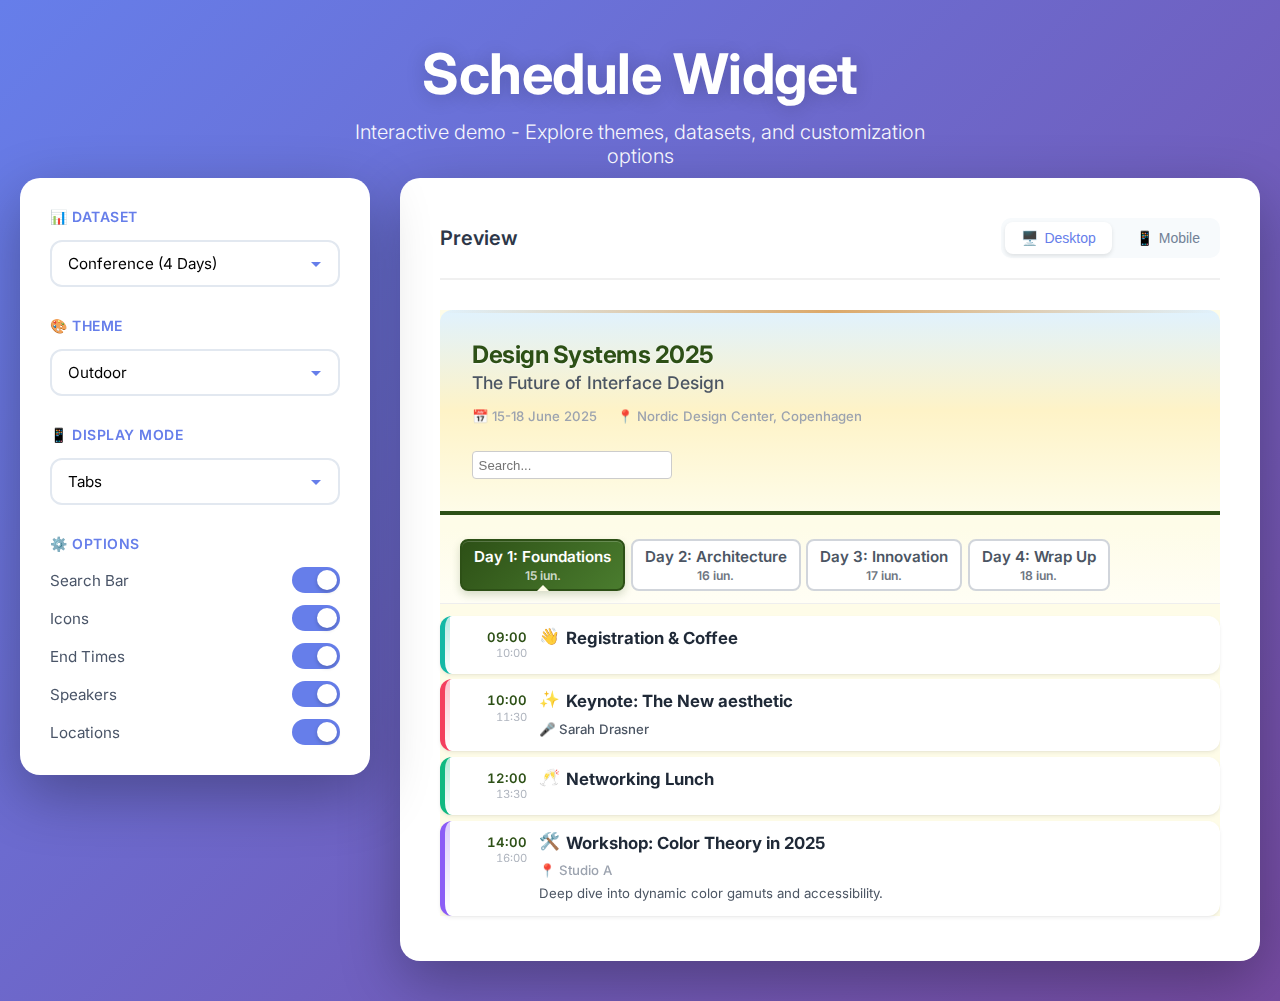
<file: index.html>
<!DOCTYPE html>
<html lang="en">

<head>
    <meta charset="UTF-8">
    <meta name="viewport" content="width=device-width, initial-scale=1.0">
    <title>Schedule Widget - Interactive Demo</title>

    <!-- Google Fonts -->
    <link rel="preconnect" href="https://fonts.googleapis.com">
    <link rel="preconnect" href="https://fonts.gstatic.com" crossorigin>
    <link href="https://fonts.googleapis.com/css2?family=Inter:wght@300;400;500;600;700&display=swap" rel="stylesheet">

    <!-- Widget Styles - All-in-One Bundle -->
    <link rel="stylesheet" href="./styles/schedule-widget-all.css">

    <style>
        * {
            margin: 0;
            padding: 0;
            box-sizing: border-box;
        }

        body {
            font-family: 'Inter', -apple-system, BlinkMacSystemFont, 'Segoe UI', sans-serif;
            background: linear-gradient(135deg, #667eea 0%, #764ba2 100%);
            min-height: 100vh;
            padding: 40px 20px;
            color: #1a202c;
        }

        .container {
            max-width: 1400px;
            margin: 0 auto;
        }

        /* Header */
        .header {
            text-align: center;
            margin-bottom: 10px;
            color: white;
        }

        .header h1 {
            font-size: 3.5rem;
            font-weight: 700;
            margin-bottom: 12px;
            text-shadow: 0 2px 20px rgba(0, 0, 0, 0.2);
            letter-spacing: -0.5px;
        }

        .header p {
            font-size: 1.25rem;
            font-weight: 300;
            opacity: 0.95;
            max-width: 600px;
            margin: 0 auto;
        }

        /* Main Layout */
        .demo-layout {
            display: grid;
            grid-template-columns: 350px 1fr;
            gap: 30px;
            align-items: start;
        }

        /* Control Panel */
        .control-panel {
            background: white;
            border-radius: 20px;
            padding: 30px;
            box-shadow: 0 20px 60px rgba(0, 0, 0, 0.3);
            position: sticky;
            top: 20px;
        }

        .control-section {
            margin-bottom: 30px;
        }

        .control-section:last-child {
            margin-bottom: 0;
        }

        .control-section h3 {
            font-size: 0.875rem;
            font-weight: 600;
            text-transform: uppercase;
            letter-spacing: 0.5px;
            color: #667eea;
            margin-bottom: 15px;
        }

        /* Select Inputs */
        select {
            width: 100%;
            padding: 12px 16px;
            border: 2px solid #e2e8f0;
            border-radius: 12px;
            font-size: 0.95rem;
            font-family: inherit;
            background: white;
            cursor: pointer;
            transition: all 0.2s ease;
            appearance: none;
            background-image: url("data:image/svg+xml,%3Csvg xmlns='http://www.w3.org/2000/svg' width='12' height='12' viewBox='0 0 12 12'%3E%3Cpath fill='%23667eea' d='M6 9L1 4h10z'/%3E%3C/svg%3E");
            background-repeat: no-repeat;
            background-position: right 16px center;
            padding-right: 40px;
        }

        select:hover {
            border-color: #667eea;
        }

        select:focus {
            outline: none;
            border-color: #667eea;
            box-shadow: 0 0 0 3px rgba(102, 126, 234, 0.1);
        }

        /* Toggle Switches */
        .toggle-group {
            display: flex;
            flex-direction: column;
            gap: 12px;
        }

        .toggle-item {
            display: flex;
            align-items: center;
            justify-content: space-between;
        }

        .toggle-item label {
            font-size: 0.95rem;
            color: #4a5568;
            cursor: pointer;
        }

        .toggle-switch {
            position: relative;
            width: 48px;
            height: 26px;
        }

        .toggle-switch input {
            opacity: 0;
            width: 0;
            height: 0;
        }

        .toggle-slider {
            position: absolute;
            cursor: pointer;
            top: 0;
            left: 0;
            right: 0;
            bottom: 0;
            background-color: #cbd5e0;
            transition: 0.3s;
            border-radius: 34px;
        }

        .toggle-slider:before {
            position: absolute;
            content: "";
            height: 20px;
            width: 20px;
            left: 3px;
            bottom: 3px;
            background-color: white;
            transition: 0.3s;
            border-radius: 50%;
            box-shadow: 0 2px 4px rgba(0, 0, 0, 0.2);
        }

        input:checked+.toggle-slider {
            background-color: #667eea;
        }

        input:checked+.toggle-slider:before {
            transform: translateX(22px);
        }

        /* Widget Preview */
        .widget-preview {
            background: white;
            border-radius: 20px;
            padding: 40px;
            box-shadow: 0 20px 60px rgba(0, 0, 0, 0.3);
            min-height: 700px;
        }

        .preview-header {
            display: flex;
            justify-content: space-between;
            align-items: center;
            margin-bottom: 30px;
            padding-bottom: 20px;
            border-bottom: 2px solid #f0f0f0;
        }

        .preview-title {
            font-size: 1.25rem;
            font-weight: 600;
            color: #2d3748;
        }

        .viewport-toggle {
            display: flex;
            gap: 8px;
            background: #f7fafc;
            padding: 4px;
            border-radius: 10px;
        }

        .viewport-btn {
            padding: 8px 16px;
            border: none;
            background: transparent;
            border-radius: 8px;
            font-size: 0.875rem;
            font-weight: 500;
            color: #718096;
            cursor: pointer;
            transition: all 0.2s ease;
            display: flex;
            align-items: center;
            gap: 6px;
        }

        .viewport-btn:hover {
            color: #4a5568;
            background: rgba(102, 126, 234, 0.1);
        }

        .viewport-btn.active {
            background: white;
            color: #667eea;
            box-shadow: 0 2px 4px rgba(0, 0, 0, 0.1);
        }

        .preview-wrapper {
            width: 100%;
            min-height: 600px;
            transition: all 0.4s cubic-bezier(0.4, 0, 0.2, 1);
        }

        .preview-wrapper.mobile-view {
            display: flex;
            justify-content: center;
            align-items: flex-start;
            background: linear-gradient(135deg, #e0e7ff 0%, #f3e8ff 100%);
            padding: 30px 20px;
            border-radius: 16px;
        }

        .preview-wrapper.mobile-view .mobile-frame {
            width: 375px;
            max-width: 100%;
            background: white;
            border-radius: 12px;
            box-shadow:
                0 0 0 8px rgba(0, 0, 0, 0.05),
                0 20px 60px rgba(0, 0, 0, 0.2);
            overflow: hidden;
            position: relative;
        }

        .preview-wrapper.mobile-view .mobile-frame::before {
            content: '';
            position: absolute;
            top: 0;
            left: 50%;
            transform: translateX(-50%);
            width: 60px;
            height: 4px;
            background: rgba(0, 0, 0, 0.1);
            border-radius: 0 0 4px 4px;
            z-index: 1000;
        }

        #schedule-container {
            width: 100%;
            transition: all 0.3s ease;
        }

        /* Responsive */
        @media (max-width: 1024px) {
            .demo-layout {
                grid-template-columns: 1fr;
            }

            .control-panel {
                position: static;
            }

            .header h1 {
                font-size: 2.5rem;
            }
        }

        @media (max-width: 640px) {
            body {
                padding: 20px 10px;
            }

            .header h1 {
                font-size: 2rem;
            }

            .header p {
                font-size: 1rem;
            }

            .widget-preview {
                padding: 20px;
            }

            .control-panel {
                padding: 20px;
            }
        }

        /* Loading State */
        .loading {
            display: flex;
            align-items: center;
            justify-content: center;
            min-height: 400px;
            color: #667eea;
            font-size: 1.1rem;
        }

        .loading::after {
            content: '';
            width: 40px;
            height: 40px;
            margin-left: 15px;
            border: 4px solid #e2e8f0;
            border-top-color: #667eea;
            border-radius: 50%;
            animation: spin 0.8s linear infinite;
        }

        @keyframes spin {
            to {
                transform: rotate(360deg);
            }
        }
    </style>
</head>

<body>

    <div class="container">
        <!-- Header -->
        <div class="header">
            <h1>Schedule Widget</h1>
            <p>Interactive demo - Explore themes, datasets, and customization options</p>
        </div>

        <!-- Main Demo Layout -->
        <div class="demo-layout">
            <!-- Control Panel -->
            <div class="control-panel">
                <!-- Dataset Selection -->
                <div class="control-section">
                    <h3>📊 Dataset</h3>
                    <select id="dataset-select">
                        <option value="examples/data/example-conference-4day.json">Conference (4 Days)</option>
                        <option value="examples/data/conf.json">Conference (Detailed)</option>
                        <option value="examples/data/camp.json">Camp Schedule</option>
                    </select>
                </div>

                <!-- Theme Selection -->
                <div class="control-section">
                    <h3>🎨 Theme</h3>
                    <select id="theme-select">
                        <option value="outdoor">Outdoor</option>
                        <option value="brighty">Brighty</option>
                        <option value="conference">Conference</option>
                        <option value="community">Community</option>
                    </select>
                </div>

                <!-- Display Mode -->
                <div class="control-section">
                    <h3>📱 Display Mode</h3>
                    <select id="mode-select">
                        <option value="tabs">Tabs</option>
                        <option value="full-scroll">Full Scroll</option>
                    </select>
                </div>

                <!-- Options -->
                <div class="control-section">
                    <h3>⚙️ Options</h3>
                    <div class="toggle-group">
                        <div class="toggle-item">
                            <label for="toggle-search">Search Bar</label>
                            <label class="toggle-switch">
                                <input type="checkbox" id="toggle-search" checked>
                                <span class="toggle-slider"></span>
                            </label>
                        </div>
                        <div class="toggle-item">
                            <label for="toggle-icons">Icons</label>
                            <label class="toggle-switch">
                                <input type="checkbox" id="toggle-icons" checked>
                                <span class="toggle-slider"></span>
                            </label>
                        </div>
                        <div class="toggle-item">
                            <label for="toggle-endtimes">End Times</label>
                            <label class="toggle-switch">
                                <input type="checkbox" id="toggle-endtimes" checked>
                                <span class="toggle-slider"></span>
                            </label>
                        </div>
                        <div class="toggle-item">
                            <label for="toggle-speakers">Speakers</label>
                            <label class="toggle-switch">
                                <input type="checkbox" id="toggle-speakers" checked>
                                <span class="toggle-slider"></span>
                            </label>
                        </div>
                        <div class="toggle-item">
                            <label for="toggle-locations">Locations</label>
                            <label class="toggle-switch">
                                <input type="checkbox" id="toggle-locations" checked>
                                <span class="toggle-slider"></span>
                            </label>
                        </div>
                    </div>
                </div>
            </div>

            <!-- Widget Preview -->
            <div class="widget-preview">
                <div class="preview-header">
                    <div class="preview-title">Preview</div>
                    <div class="viewport-toggle">
                        <button class="viewport-btn active" data-viewport="desktop">
                            <span>🖥️</span>
                            <span>Desktop</span>
                        </button>
                        <button class="viewport-btn" data-viewport="mobile">
                            <span>📱</span>
                            <span>Mobile</span>
                        </button>
                    </div>
                </div>
                <div class="preview-wrapper" id="preview-wrapper">
                    <div id="schedule-container">
                        <div class="loading">Loading widget</div>
                    </div>
                </div>
            </div>
        </div>
    </div>

    <script type="module">
        import ScheduleWidget from './src/schedule-widget.js';

        let currentWidget = null;

        // LocalStorage key
        const STORAGE_KEY = 'schedule-widget-demo-preferences';

        // Get all controls
        const datasetSelect = document.getElementById('dataset-select');
        const themeSelect = document.getElementById('theme-select');
        const modeSelect = document.getElementById('mode-select');
        const toggleSearch = document.getElementById('toggle-search');
        const toggleIcons = document.getElementById('toggle-icons');
        const toggleEndTimes = document.getElementById('toggle-endtimes');
        const toggleSpeakers = document.getElementById('toggle-speakers');
        const toggleLocations = document.getElementById('toggle-locations');
        const previewWrapper = document.getElementById('preview-wrapper');
        const viewportBtns = document.querySelectorAll('.viewport-btn');

        // Save preferences to localStorage
        function savePreferences() {
            const preferences = {
                dataset: datasetSelect.value,
                theme: themeSelect.value,
                displayMode: modeSelect.value,
                showSearch: toggleSearch.checked,
                showIcons: toggleIcons.checked,
                showEndTimes: toggleEndTimes.checked,
                showSpeakers: toggleSpeakers.checked,
                showLocations: toggleLocations.checked
            };
            localStorage.setItem(STORAGE_KEY, JSON.stringify(preferences));
        }

        // Load preferences from localStorage
        function loadPreferences() {
            try {
                const saved = localStorage.getItem(STORAGE_KEY);
                if (saved) {
                    const preferences = JSON.parse(saved);

                    // Apply saved values
                    if (preferences.dataset) datasetSelect.value = preferences.dataset;
                    if (preferences.theme) themeSelect.value = preferences.theme;
                    if (preferences.displayMode) modeSelect.value = preferences.displayMode;

                    toggleSearch.checked = preferences.showSearch !== false;
                    toggleIcons.checked = preferences.showIcons !== false;
                    toggleEndTimes.checked = preferences.showEndTimes !== false;
                    toggleSpeakers.checked = preferences.showSpeakers !== false;
                    toggleLocations.checked = preferences.showLocations !== false;

                    return true;
                }
            } catch (error) {
                console.error('Error loading preferences:', error);
            }
            return false;
        }

        // Initialize widget
        async function initWidget() {
            const container = document.getElementById('schedule-container');
            container.innerHTML = '<div class="loading">Loading widget</div>';

            try {
                const response = await fetch(datasetSelect.value);
                const data = await response.json();

                // Clear container
                container.innerHTML = '';

                // Create new widget instance
                currentWidget = new ScheduleWidget({
                    containerId: 'schedule-container',
                    data: data,
                    theme: themeSelect.value,
                    displayMode: modeSelect.value,
                    options: {
                        showSearch: toggleSearch.checked,
                        showIcons: toggleIcons.checked,
                        showEndTimes: toggleEndTimes.checked,
                        showSpeakers: toggleSpeakers.checked,
                        showLocations: toggleLocations.checked,
                        language: 'en',
                        timeFormat: '24h'
                    }
                });
            } catch (error) {
                console.error('Error loading widget:', error);
                container.innerHTML = '<p style="text-align:center; padding: 40px; color: #e53e3e;">Error loading data. Please try another dataset.</p>';
            }
        }

        // Viewport toggle
        viewportBtns.forEach(btn => {
            btn.addEventListener('click', () => {
                viewportBtns.forEach(b => b.classList.remove('active'));
                btn.classList.add('active');

                const viewport = btn.dataset.viewport;
                const container = document.getElementById('schedule-container');

                if (viewport === 'mobile') {
                    previewWrapper.classList.add('mobile-view');

                    // Wrap container in mobile frame if not already wrapped
                    if (!container.parentElement.classList.contains('mobile-frame')) {
                        const mobileFrame = document.createElement('div');
                        mobileFrame.className = 'mobile-frame';
                        container.parentElement.insertBefore(mobileFrame, container);
                        mobileFrame.appendChild(container);
                    }
                } else {
                    previewWrapper.classList.remove('mobile-view');

                    // Unwrap container from mobile frame
                    const mobileFrame = container.parentElement;
                    if (mobileFrame.classList.contains('mobile-frame')) {
                        previewWrapper.insertBefore(container, mobileFrame);
                        mobileFrame.remove();
                    }
                }
            });
        });

        // Event listeners with save
        datasetSelect.addEventListener('change', () => {
            savePreferences();
            initWidget();
        });
        themeSelect.addEventListener('change', () => {
            savePreferences();
            initWidget();
        });
        modeSelect.addEventListener('change', () => {
            savePreferences();
            initWidget();
        });
        toggleSearch.addEventListener('change', () => {
            savePreferences();
            initWidget();
        });
        toggleIcons.addEventListener('change', () => {
            savePreferences();
            initWidget();
        });
        toggleEndTimes.addEventListener('change', () => {
            savePreferences();
            initWidget();
        });
        toggleSpeakers.addEventListener('change', () => {
            savePreferences();
            initWidget();
        });
        toggleLocations.addEventListener('change', () => {
            savePreferences();
            initWidget();
        });

        // Load preferences and initialize
        loadPreferences();
        initWidget();
    </script>
</body>

</html>
</file>
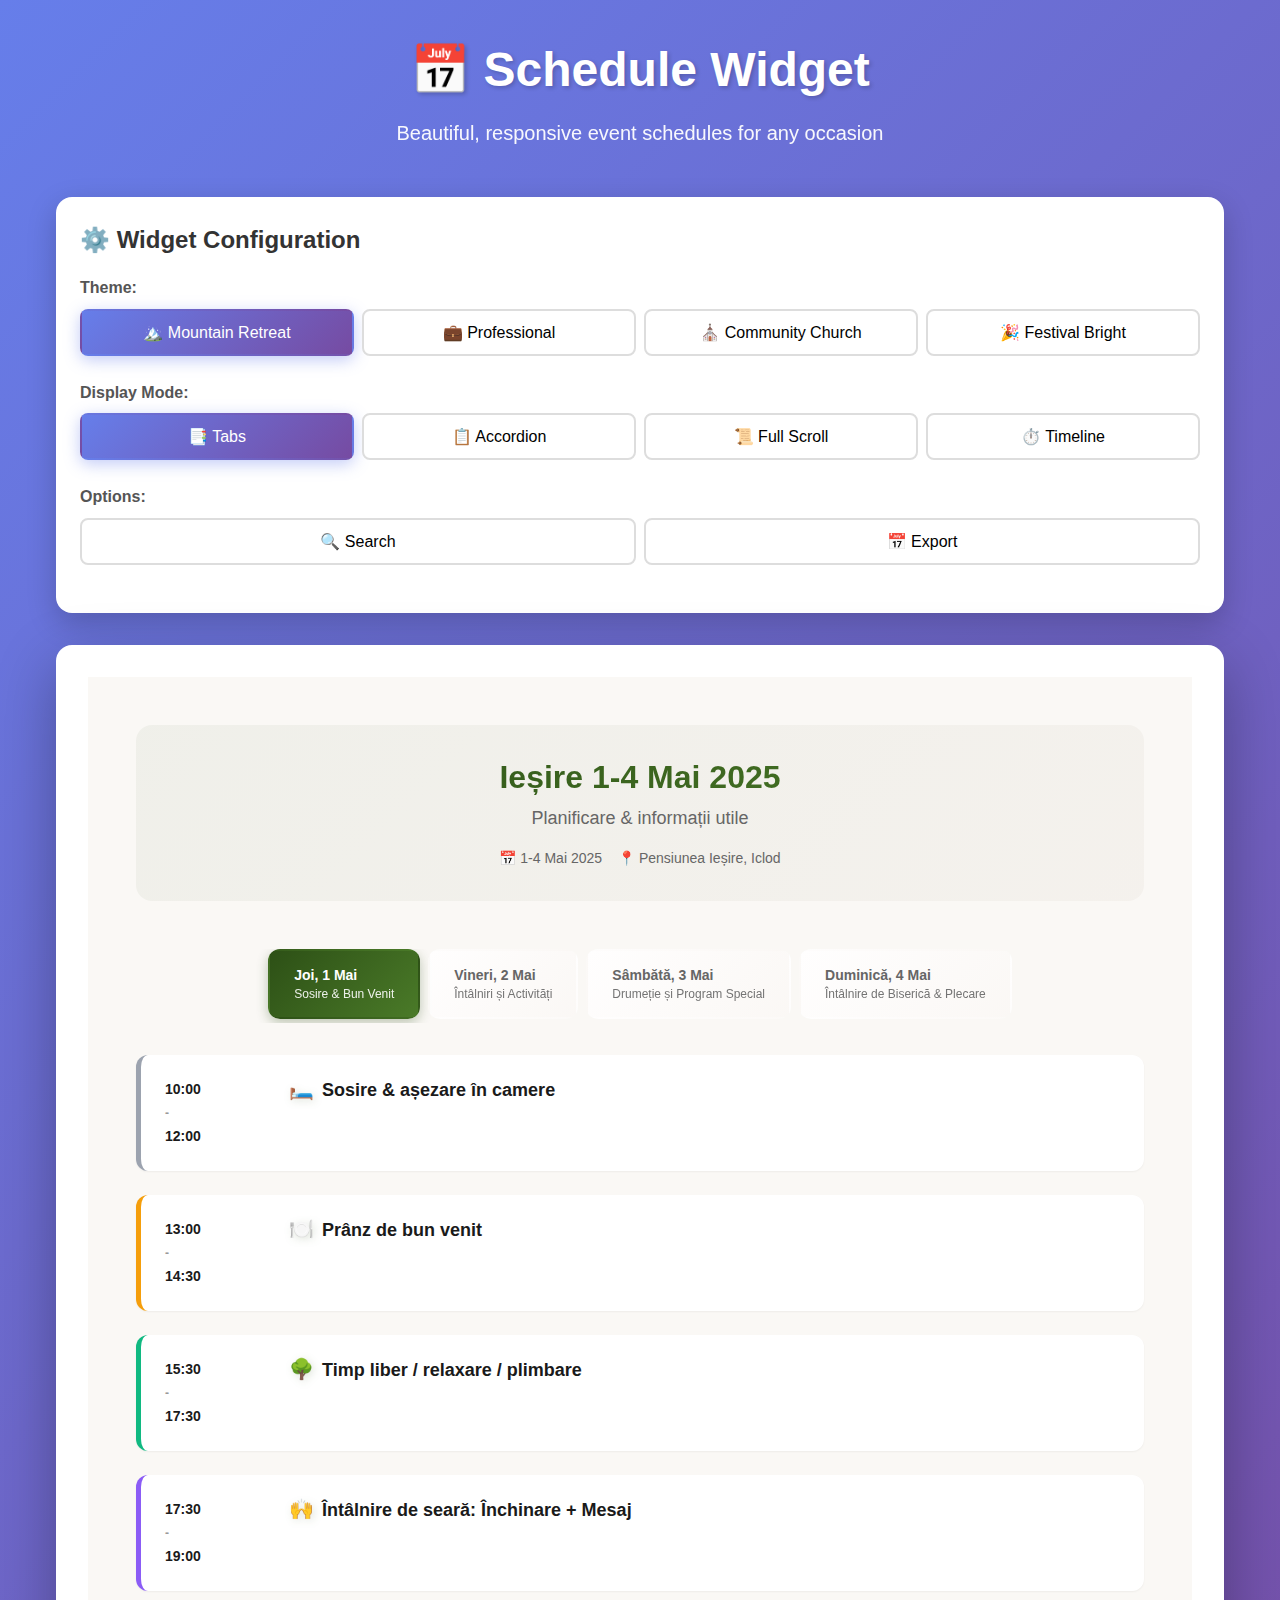
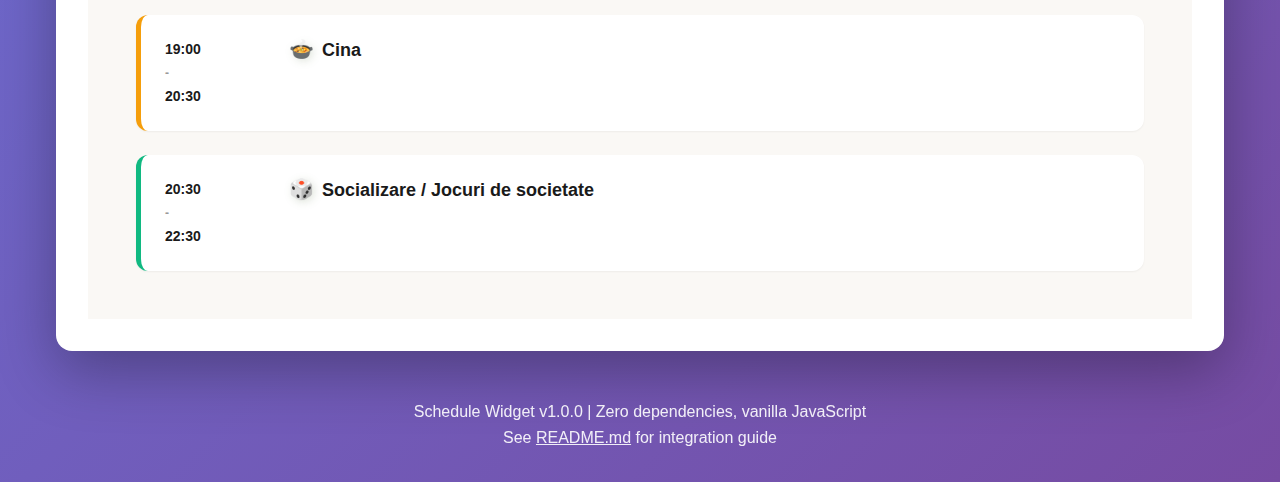
<file: demo.html>
<!DOCTYPE html>
<html lang="ro">
<head>
    <meta charset="UTF-8">
    <meta name="viewport" content="width=device-width, initial-scale=1.0">
    <meta name="description" content="Schedule Widget Demo - Beautiful event schedules for conferences, camps, and church events">
    <title>Schedule Widget - Demo & Documentation</title>
    
    <!-- Widget Styles -->
    <link rel="stylesheet" href="schedule-widget.css">
    <link rel="stylesheet" href="themes/mountain-retreat.css">
    <link rel="stylesheet" href="themes/professional.css">
    <link rel="stylesheet" href="themes/community-church.css">
    <link rel="stylesheet" href="themes/festival-bright.css">
    
    <style>
        /* Demo page styles */
        * {
            margin: 0;
            padding: 0;
            box-sizing: border-box;
        }
        
        body {
            font-family: -apple-system, BlinkMacSystemFont, 'Segoe UI', Roboto, sans-serif;
            line-height: 1.6;
            color: #333;
            background: linear-gradient(135deg, #667eea 0%, #764ba2 100%);
            min-height: 100vh;
        }
        
        .demo-container {
            max-width: 1200px;
            margin: 0 auto;
            padding: 2rem 1rem;
        }
        
        .demo-header {
            text-align: center;
            color: white;
            margin-bottom: 3rem;
        }
        
        .demo-header h1 {
            font-size: 3rem;
            margin-bottom: 0.5rem;
            text-shadow: 2px 2px 4px rgba(0, 0, 0, 0.2);
        }
        
        .demo-header p {
            font-size: 1.25rem;
            opacity: 0.95;
        }
        
        .demo-controls {
            background: white;
            border-radius: 1rem;
            padding: 1.5rem;
            margin-bottom: 2rem;
            box-shadow: 0 10px 30px rgba(0, 0, 0, 0.2);
        }
        
        .demo-controls h2 {
            margin-bottom: 1rem;
            color: #333;
        }
        
        .control-group {
            margin-bottom: 1.5rem;
        }
        
        .control-group label {
            display: block;
            margin-bottom: 0.5rem;
            font-weight: 600;
            color: #555;
        }
        
        .button-group {
            display: flex;
            flex-wrap: wrap;
            gap: 0.5rem;
        }
        
        .btn {
            padding: 0.75rem 1.5rem;
            border: 2px solid #ddd;
            background: white;
            border-radius: 0.5rem;
            cursor: pointer;
            font-size: 1rem;
            font-weight: 500;
            transition: all 0.2s;
            flex: 1;
            min-width: 150px;
        }
        
        .btn:hover {
            border-color: #667eea;
            background: #f8f9ff;
            transform: translateY(-2px);
            box-shadow: 0 4px 12px rgba(102, 126, 234, 0.2);
        }
        
        .btn.active {
            background: linear-gradient(135deg, #667eea 0%, #764ba2 100%);
            color: white;
            border-color: transparent;
            box-shadow: 0 4px 16px rgba(102, 126, 234, 0.4);
        }
        
        .widget-wrapper {
            background: white;
            border-radius: 1rem;
            padding: 2rem;
            box-shadow: 0 20px 60px rgba(0, 0, 0, 0.3);
        }
        
        .demo-footer {
            margin-top: 3rem;
            text-align: center;
            color: white;
            opacity: 0.9;
        }
        
        .demo-footer a {
            color: white;
            text-decoration: underline;
        }
        
        @media (max-width: 768px) {
            .demo-header h1 {
                font-size: 2rem;
            }
            
            .btn {
                min-width: 120px;
            }
        }
    </style>
</head>
<body>
    <div class="demo-container">
        <header class="demo-header">
            <h1>📅 Schedule Widget</h1>
            <p>Beautiful, responsive event schedules for any occasion</p>
        </header>
        
        <div class="demo-controls">
            <h2>⚙️ Widget Configuration</h2>
            
            <div class="control-group">
                <label>Theme:</label>
                <div class="button-group">
                    <button class="btn active" data-theme="mountain-retreat">🏔️ Mountain Retreat</button>
                    <button class="btn" data-theme="professional">💼 Professional</button>
                    <button class="btn" data-theme="community-church">⛪ Community Church</button>
                    <button class="btn" data-theme="festival-bright">🎉 Festival Bright</button>
                </div>
            </div>
            
            <div class="control-group">
                <label>Display Mode:</label>
                <div class="button-group">
                    <button class="btn active" data-mode="tabs">📑 Tabs</button>
                    <button class="btn" data-mode="accordion">📋 Accordion</button>
                    <button class="btn" data-mode="full-scroll">📜 Full Scroll</button>
                    <button class="btn" data-mode="timeline">⏱️ Timeline</button>
                </div>
            </div>
            
            <div class="control-group">
                <label>Options:</label>
                <div class="button-group">
                    <button class="btn" data-option="showSearch">🔍 Search</button>
                    <button class="btn" data-option="enableExport">📅 Export</button>
                </div>
            </div>
        </div>
        
        <div class="widget-wrapper">
            <div id="schedule-container"></div>
        </div>
        
        <footer class="demo-footer">
            <p>Schedule Widget v1.0.0 | Zero dependencies, vanilla JavaScript</p>
            <p>See <a href="README.md">README.md</a> for integration guide</p>
        </footer>
    </div>
    
    <!-- Widget Scripts -->
    <script src="utilities.js"></script>
    <script src="schedule-widget.js"></script>
    
    <script>
        // Widget instance
        let widget = null;
        
        // Current configuration
        let config = {
            containerId: 'schedule-container',
            theme: 'mountain-retreat',
            displayMode: 'tabs',
            options: {
                showSearch: false,
                enableExport: false,
                showIcons: true,
                language: 'ro',
                timeFormat: '24h',
                highlightCurrent: true
            }
        };
        
        // Load and initialize widget
        async function initWidget() {
            try {
                // Load example data
                const response = await fetch('docs/example-camp-mai2025.json');
                const data = await response.json();
                
                // Destroy previous instance if exists
                if (widget) {
                    widget.destroy();
                }
                
                // Initialize widget
                config.data = data;
                widget = ScheduleWidget.init(config);
                
                console.log('Widget initialized successfully');
            } catch (error) {
                console.error('Failed to initialize widget:', error);
                document.getElementById('schedule-container').innerHTML = `
                    <div style="padding: 2rem; text-align: center; color: #c00;">
                        <h3>❌ Failed to load widget</h3>
                        <p>${error.message}</p>
                    </div>
                `;
            }
        }
        
        // Theme switcher
        document.querySelectorAll('[data-theme]').forEach(btn => {
            btn.addEventListener('click', function() {
                // Update active state
                document.querySelectorAll('[data-theme]').forEach(b => b.classList.remove('active'));
                this.classList.add('active');
                
                // Update config and reinitialize
                config.theme = this.dataset.theme;
                initWidget();
            });
        });
        
        // Display mode switcher
        document.querySelectorAll('[data-mode]').forEach(btn => {
            btn.addEventListener('click', function() {
                // Update active state
                document.querySelectorAll('[data-mode]').forEach(b => b.classList.remove('active'));
                this.classList.add('active');
                
                // Update config and reinitialize
                config.displayMode = this.dataset.mode;
                initWidget();
            });
        });
        
        // Options toggles
        document.querySelectorAll('[data-option]').forEach(btn => {
            btn.addEventListener('click', function() {
                // Toggle active state
                this.classList.toggle('active');
                
                // Update config and reinitialize
                const option = this.dataset.option;
                config.options[option] = this.classList.contains('active');
                initWidget();
            });
        });
        
        // Initialize on page load
        initWidget();
    </script>
</body>
</html>
</file>
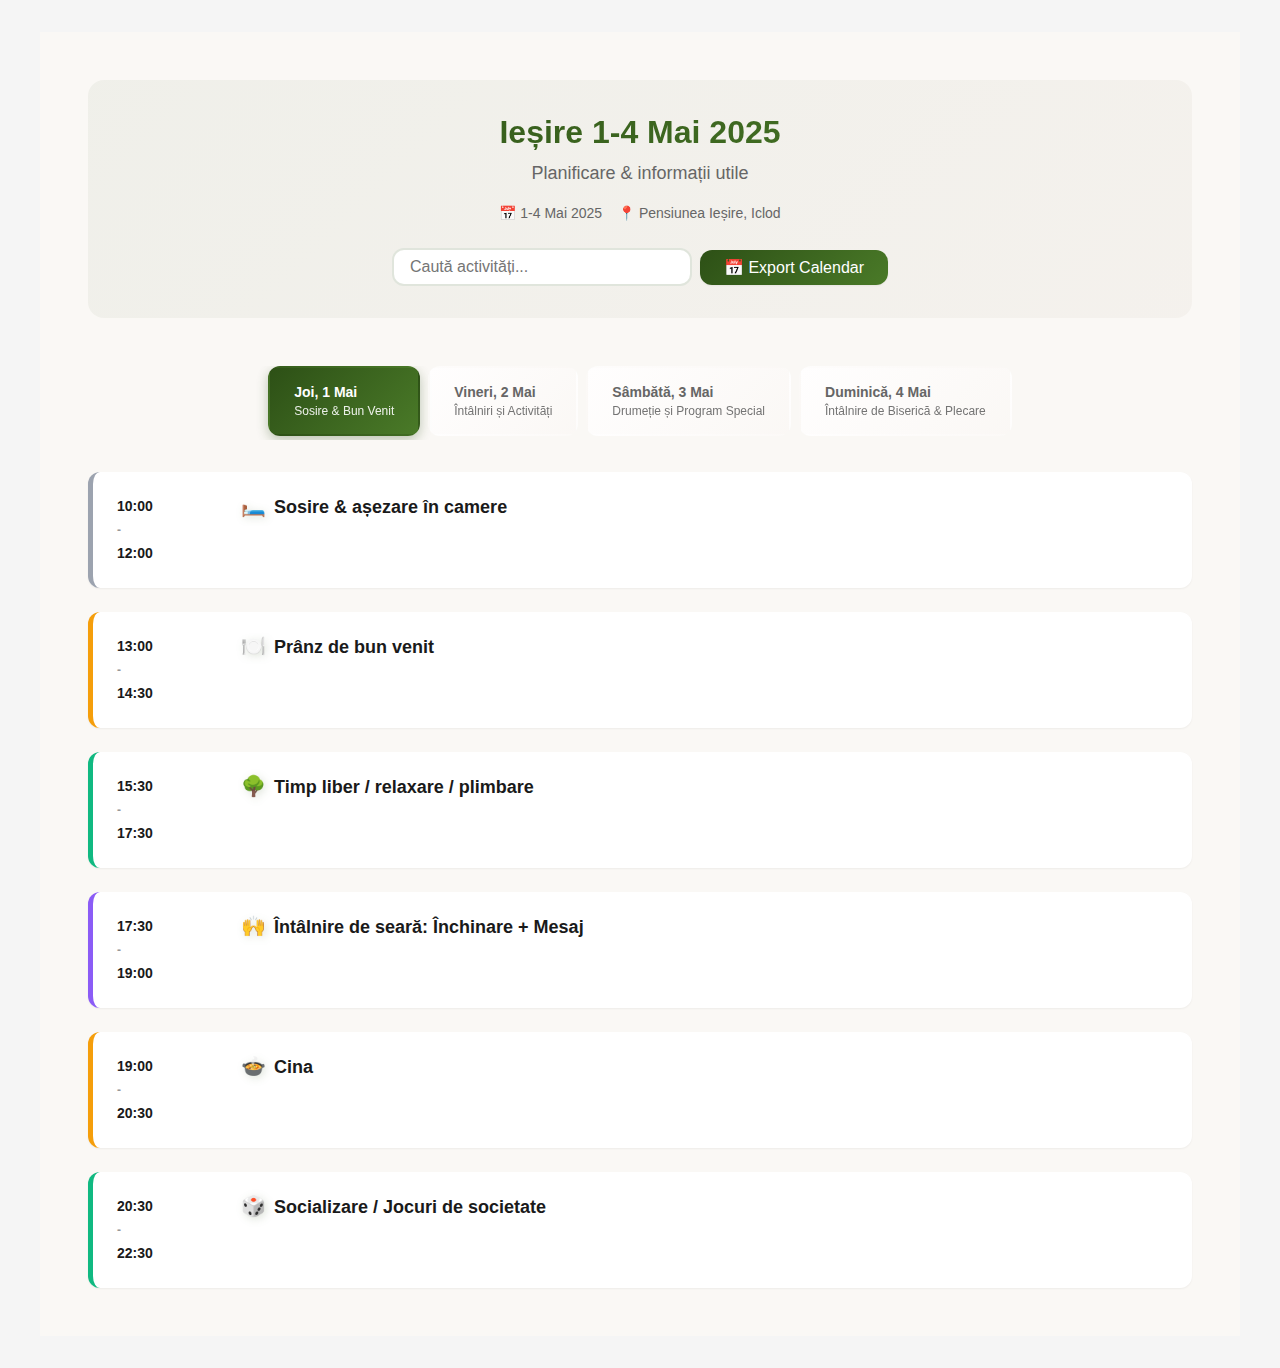
<file: example-camp.html>
<!DOCTYPE html>
<html lang="ro">
<head>
    <meta charset="UTF-8">
    <meta name="viewport" content="width=device-width, initial-scale=1.0">
    <title>Tabără 2025 - Programul Complet</title>
    
    <!-- Widget Styles -->
    <link rel="stylesheet" href="schedule-widget.css">
    <link rel="stylesheet" href="themes/mountain-retreat.css">
    
    <style>
        body {
            margin: 0;
            padding: 0;
            font-family: -apple-system, BlinkMacSystemFont, 'Segoe UI', Roboto, sans-serif;
            background: #f5f5f5;
        }
        
        .container {
            max-width: 1200px;
            margin: 0 auto;
            padding: 2rem 1rem;
        }
    </style>
</head>
<body>
    <div class="container">
        <div id="schedule-container"></div>
    </div>
    
    <!-- Widget Scripts -->
    <script src="utilities.js"></script>
    <script src="schedule-widget.js"></script>
    
    <script>
        // Load schedule data
        fetch('docs/example-camp-mai2025.json')
            .then(response => response.json())
            .then(data => {
                ScheduleWidget.init({
                    containerId: 'schedule-container',
                    data: data,
                    theme: 'mountain-retreat',
                    displayMode: 'tabs',
                    options: {
                        showSearch: true,
                        enableExport: true,
                        showIcons: true,
                        language: 'ro',
                        timeFormat: '24h',
                        highlightCurrent: true
                    }
                });
            })
            .catch(error => {
                console.error('Failed to load schedule:', error);
                document.getElementById('schedule-container').innerHTML = `
                    <div style="padding: 2rem; text-align: center; color: red;">
                        <h2>Eroare la încărcarea programului</h2>
                        <p>${error.message}</p>
                    </div>
                `;
            });
    </script>
</body>
</html>
</file>
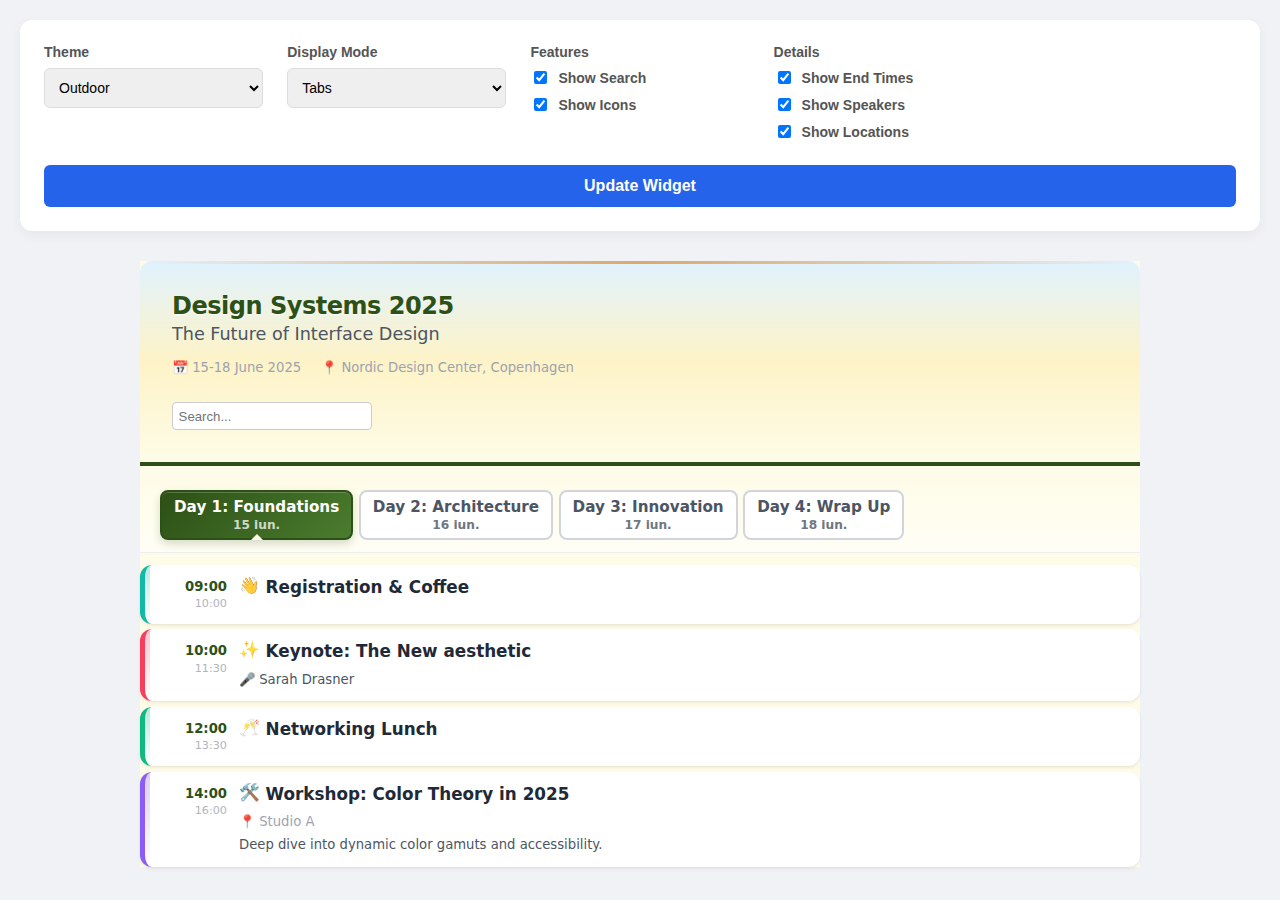
<file: examples/demo.html>
<!DOCTYPE html>
<html lang="ro">

<head>
    <meta charset="UTF-8">
    <meta name="viewport" content="width=device-width, initial-scale=1.0">
    <title>Schedule Widget Ultimate Demo</title>

    <!-- Styles -->
    <link rel="stylesheet" href="../styles/base.css">
    <link rel="stylesheet" href="../styles/layout.css">

    <!-- Themes -->
    <link rel="stylesheet" href="../styles/themes/outdoor.css">
    <link rel="stylesheet" href="../styles/themes/conference.css">
    <link rel="stylesheet" href="../styles/themes/community.css">
    <link rel="stylesheet" href="../styles/themes/brighty.css">

    <style>
        body {
            margin: 0;
            padding: 20px;
            font-family: 'Segoe UI', sans-serif;
            background: #f0f2f5;
            color: #333;
        }

        .controls-panel {
            background: white;
            padding: 24px;
            border-radius: 12px;
            box-shadow: 0 4px 12px rgba(0, 0, 0, 0.05);
            max-width: 1200px;
            margin: 0 auto 30px auto;
            display: grid;
            grid-template-columns: repeat(auto-fit, minmax(200px, 1fr));
            gap: 24px;
        }

        .control-group {
            display: flex;
            flex-direction: column;
            gap: 8px;
        }

        .control-group label {
            font-weight: 600;
            font-size: 14px;
            color: #555;
        }

        select,
        input[type="text"] {
            padding: 10px;
            border: 1px solid #ddd;
            border-radius: 6px;
            font-size: 14px;
            width: 100%;
        }

        .checkbox-group {
            display: flex;
            flex-direction: column;
            gap: 8px;
        }

        .checkbox-label {
            display: flex;
            align-items: center;
            gap: 8px;
            font-weight: normal;
            cursor: pointer;
        }

        button#reload-btn {
            grid-column: 1 / -1;
            padding: 12px;
            background: #2563eb;
            color: white;
            border: none;
            border-radius: 6px;
            font-weight: 600;
            cursor: pointer;
            font-size: 16px;
            transition: background 0.2s;
        }

        button#reload-btn:hover {
            background: #1d4ed8;
        }
    </style>
</head>

<body>

    <div class="controls-panel">
        <div class="control-group">
            <label for="theme">Theme</label>
            <select id="theme">
                <option value="outdoor">Outdoor</option>
                <option value="conference">Conference</option>
                <option value="community">Community</option>
                <option value="brighty">Brighty</option>
            </select>
        </div>

        <div class="control-group">
            <label for="mode">Display Mode</label>
            <select id="mode">
                <option value="tabs">Tabs</option>
                <option value="list">Full List</option>
            </select>
        </div>

        <div class="control-group">
            <label>Features</label>
            <div class="checkbox-group">
                <label class="checkbox-label"><input type="checkbox" id="showSearch" checked> Show Search</label>
                <label class="checkbox-label"><input type="checkbox" id="showIcons" checked> Show Icons</label>
            </div>
        </div>

        <div class="control-group">
            <label>Details</label>
            <div class="checkbox-group">
                <label class="checkbox-label"><input type="checkbox" id="showEndTimes" checked> Show End Times</label>
                <label class="checkbox-label"><input type="checkbox" id="showSpeakers" checked> Show Speakers</label>
                <label class="checkbox-label"><input type="checkbox" id="showLocations" checked> Show Locations</label>
            </div>
        </div>

        <button id="reload-btn">Update Widget</button>
    </div>

    <div id="schedule-container"></div>

    <script type="module">
        import ScheduleWidget from '../src/schedule-widget.js';

        let widget = null;
        let scheduleData = null;

        async function loadData() {
            try {
                // Using the rich example data
                const response = await fetch('./data/example-conference-4day.json');
                scheduleData = await response.json();
                initWidget();
            } catch (error) {
                console.error(error);
                document.getElementById('schedule-container').innerHTML = 'Error loading data.';
            }
        }

        function initWidget() {
            const container = document.getElementById('schedule-container');
            container.innerHTML = ''; // Clean

            const config = {
                containerId: 'schedule-container',
                data: scheduleData,
                theme: document.getElementById('theme').value,
                displayMode: document.getElementById('mode').value,
                options: {
                    showSearch: document.getElementById('showSearch').checked,
                    showIcons: document.getElementById('showIcons').checked,
                    showEndTimes: document.getElementById('showEndTimes').checked,
                    showSpeakers: document.getElementById('showSpeakers').checked,
                    showLocations: document.getElementById('showLocations').checked,
                    // Hardcoded for demo/completeness
                    language: 'ro',
                    timeFormat: '24h'
                }
            };

            console.log('Initializing with config:', config);
            widget = new ScheduleWidget(config);
        }

        document.getElementById('reload-btn').addEventListener('click', initWidget);

        // Auto-update on change for better UX
        const inputs = document.querySelectorAll('select, input');
        inputs.forEach(input => {
            input.addEventListener('change', initWidget);
        });

        loadData();
    </script>
</body>

</html>
</file>
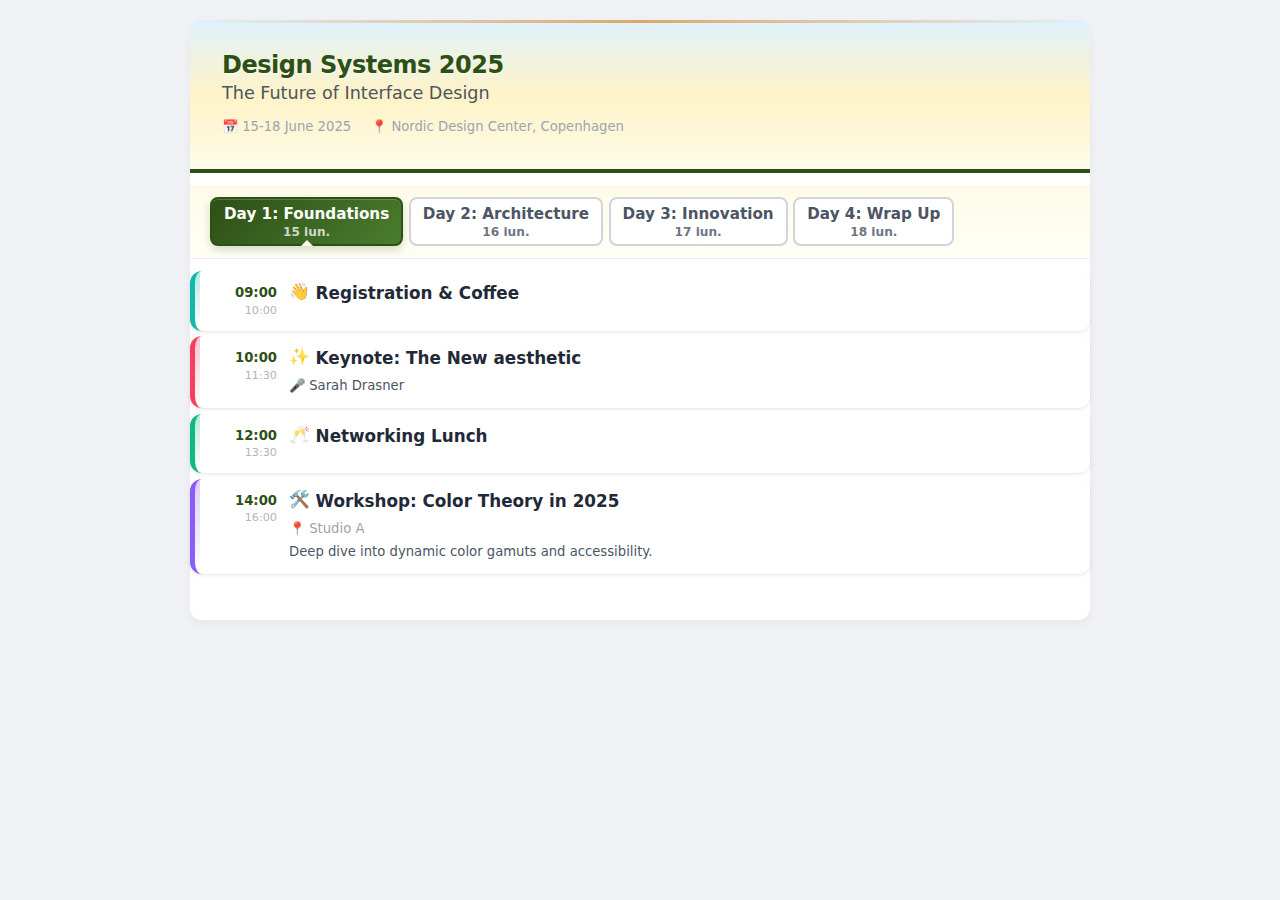
<file: examples/demo2.html>
<!DOCTYPE html>
<html lang="ro">

<head>
    <meta charset="UTF-8">
    <meta name="viewport" content="width=device-width, initial-scale=1.0">
    <title>Schedule Widget - Brighty Demo</title>

    <!-- Styles -->
    <link rel="stylesheet" href="../styles/base.css">
    <link rel="stylesheet" href="../styles/layout.css">

    <!-- Themes -->
    <link rel="stylesheet" href="../styles/themes/outdoor.css">
    <link rel="stylesheet" href="../styles/themes/conference.css">
    <link rel="stylesheet" href="../styles/themes/community.css">
    <link rel="stylesheet" href="../styles/themes/brighty.css">

    <style>
        body {
            margin: 0;
            padding: 20px;
            font-family: 'Segoe UI', sans-serif;
            background: #f0f2f5;
            color: #333;
            /* Center the widget for presentation */
            display: flex;
            justify-content: center;
        }

        #schedule-container {
            width: 100%;
            max-width: 900px;
            background: white;
            border-radius: 12px;
            box-shadow: 0 4px 12px rgba(0, 0, 0, 0.05);
            /* Min height to look good */
            min-height: 600px;
        }
    </style>
</head>

<body>

    <div id="schedule-container"></div>

    <script type="module">
        import ScheduleWidget from '../src/schedule-widget.js';

        let scheduleData = null;

        async function loadData() {
            try {
                // Using the rich example data
                const response = await fetch('./data/example-conference-4day.json');
                scheduleData = await response.json();
                initWidget();
            } catch (error) {
                console.error(error);
                document.getElementById('schedule-container').innerHTML = 'Error loading data.';
            }
        }

        function initWidget() {
            const container = document.getElementById('schedule-container');

            const config = {
                containerId: 'schedule-container',
                data: scheduleData,
                theme: 'outdoor',        // Requested: Brighty
                displayMode: 'tabs',     // Requested: Tabs
                options: {
                    showSearch: false,   // Requested: No Search
                    showIcons: true,
                    showEndTimes: true,
                    showSpeakers: true,
                    showLocations: true,
                    language: 'ro',
                    timeFormat: '24h'
                }
            };

            console.log('Initializing Demo 2 with config:', config);
            new ScheduleWidget(config);
        }

        loadData();
    </script>
</body>

</html>
</file>
<file: styles/schedule-widget-all.css>
/* schedule-widget-all.css - All-in-one bundle */

/* Import base styles */
@import url('./base.css');
@import url('./layout.css');

/* Import all themes */
@import url('./themes/outdoor.css');
@import url('./themes/brighty.css');
@import url('./themes/conference.css');
@import url('./themes/community.css');
</file>
<file: schedule-widget.css>
/**
 * Schedule Widget - Base Styles
 * Mobile-first, responsive design
 * Version: 1.0.0
 */

/* ========================================
   CSS CUSTOM PROPERTIES (VARIABLES)
   ======================================== */

:root {
  /* Spacing system */
  --sw-spacing-xs: 0.25rem;
  --sw-spacing-sm: 0.5rem;
  --sw-spacing-md: 1rem;
  --sw-spacing-lg: 1.5rem;
  --sw-spacing-xl: 2rem;
  --sw-spacing-2xl: 3rem;
  
  /* Typography */
  --sw-font-family-base: -apple-system, BlinkMacSystemFont, 'Segoe UI', Roboto, 'Helvetica Neue', Arial, sans-serif;
  --sw-font-size-xs: 0.75rem;
  --sw-font-size-sm: 0.875rem;
  --sw-font-size-base: 1rem;
  --sw-font-size-lg: 1.125rem;
  --sw-font-size-xl: 1.25rem;
  --sw-font-size-2xl: 1.5rem;
  --sw-font-size-3xl: 2rem;
  
  --sw-line-height-tight: 1.25;
  --sw-line-height-normal: 1.5;
  --sw-line-height-relaxed: 1.75;
  
  --sw-font-weight-normal: 400;
  --sw-font-weight-medium: 500;
  --sw-font-weight-semibold: 600;
  --sw-font-weight-bold: 700;
  
  /* Transitions */
  --sw-transition-fast: 150ms ease-in-out;
  --sw-transition-base: 250ms ease-in-out;
  --sw-transition-slow: 350ms ease-in-out;
  
  /* Shadows */
  --sw-shadow-sm: 0 1px 2px 0 rgba(0, 0, 0, 0.05);
  --sw-shadow-md: 0 4px 6px -1px rgba(0, 0, 0, 0.1), 0 2px 4px -1px rgba(0, 0, 0, 0.06);
  --sw-shadow-lg: 0 10px 15px -3px rgba(0, 0, 0, 0.1), 0 4px 6px -2px rgba(0, 0, 0, 0.05);
  --sw-shadow-xl: 0 20px 25px -5px rgba(0, 0, 0, 0.1), 0 10px 10px -5px rgba(0, 0, 0, 0.04);
  
  /* Border radius */
  --sw-radius-sm: 0.25rem;
  --sw-radius-md: 0.5rem;
  --sw-radius-lg: 0.75rem;
  --sw-radius-xl: 1rem;
  --sw-radius-full: 9999px;
  
  /* Z-index layers */
  --sw-z-base: 1;
  --sw-z-sticky: 10;
  --sw-z-modal: 100;
  --sw-z-tooltip: 200;
}

/* ========================================
   BASE WIDGET STYLES
   ======================================== */

.schedule-widget {
  font-family: var(--sw-font-family-base);
  font-size: var(--sw-font-size-base);
  line-height: var(--sw-line-height-normal);
  color: var(--sw-text-primary, #1a1a1a);
  background: var(--sw-background, #ffffff);
  box-sizing: border-box;
  max-width: 100%;
  margin: 0 auto;
  padding: var(--sw-spacing-md);
}

.schedule-widget *,
.schedule-widget *::before,
.schedule-widget *::after {
  box-sizing: border-box;
}

/* ========================================
   HEADER
   ======================================== */

.schedule-widget__header {
  margin-bottom: var(--sw-spacing-xl);
  text-align: center;
}

.schedule-widget__title {
  font-size: var(--sw-font-size-2xl);
  font-weight: var(--sw-font-weight-bold);
  color: var(--sw-color-primary, #2d5016);
  margin: 0 0 var(--sw-spacing-sm) 0;
  line-height: var(--sw-line-height-tight);
}

.schedule-widget__subtitle {
  font-size: var(--sw-font-size-lg);
  color: var(--sw-text-secondary, #666);
  margin: 0 0 var(--sw-spacing-md) 0;
  font-weight: var(--sw-font-weight-normal);
}

.schedule-widget__meta {
  display: flex;
  flex-wrap: wrap;
  justify-content: center;
  gap: var(--sw-spacing-md);
  font-size: var(--sw-font-size-sm);
  color: var(--sw-text-secondary, #666);
}

.schedule-widget__date-range,
.schedule-widget__location {
  display: inline-flex;
  align-items: center;
  gap: var(--sw-spacing-xs);
}

.schedule-widget__header-controls {
  margin-top: var(--sw-spacing-lg);
  display: flex;
  flex-direction: column;
  gap: var(--sw-spacing-sm);
  align-items: center;
}

.schedule-widget__search {
  width: 100%;
  max-width: 400px;
  padding: var(--sw-spacing-sm) var(--sw-spacing-md);
  border: 2px solid var(--sw-border-color, #e5e7eb);
  border-radius: var(--sw-radius-lg);
  font-size: var(--sw-font-size-base);
  font-family: inherit;
  transition: border-color var(--sw-transition-fast);
}

.schedule-widget__search:focus {
  outline: none;
  border-color: var(--sw-color-primary, #2d5016);
  box-shadow: 0 0 0 3px rgba(45, 80, 22, 0.1);
}

.schedule-widget__export-btn {
  padding: var(--sw-spacing-sm) var(--sw-spacing-lg);
  background: var(--sw-color-primary, #2d5016);
  color: white;
  border: none;
  border-radius: var(--sw-radius-lg);
  font-size: var(--sw-font-size-base);
  font-weight: var(--sw-font-weight-medium);
  cursor: pointer;
  transition: all var(--sw-transition-base);
  box-shadow: var(--sw-shadow-sm);
}

.schedule-widget__export-btn:hover {
  background: var(--sw-color-secondary, #8b7355);
  box-shadow: var(--sw-shadow-md);
  transform: translateY(-1px);
}

.schedule-widget__export-btn:active {
  transform: translateY(0);
  box-shadow: var(--sw-shadow-sm);
}

/* ========================================
   DAY NAVIGATION (TABS MODE)
   ======================================== */

.schedule-widget__day-navigation {
  display: flex;
  gap: var(--sw-spacing-sm);
  overflow-x: auto;
  overflow-y: hidden;
  -webkit-overflow-scrolling: touch;
  margin-bottom: var(--sw-spacing-xl);
  padding-bottom: var(--sw-spacing-xs);
  scrollbar-width: thin;
}

.schedule-widget__day-navigation::-webkit-scrollbar {
  height: 4px;
}

.schedule-widget__day-navigation::-webkit-scrollbar-track {
  background: var(--sw-background-elevated, #f9fafb);
  border-radius: var(--sw-radius-full);
}

.schedule-widget__day-navigation::-webkit-scrollbar-thumb {
  background: var(--sw-border-color, #e5e7eb);
  border-radius: var(--sw-radius-full);
}

.schedule-widget__day-tab {
  flex-shrink: 0;
  padding: var(--sw-spacing-md) var(--sw-spacing-lg);
  background: var(--sw-background-elevated, #f9fafb);
  border: 2px solid transparent;
  border-radius: var(--sw-radius-lg);
  cursor: pointer;
  transition: all var(--sw-transition-base);
  font-size: var(--sw-font-size-sm);
  font-weight: var(--sw-font-weight-medium);
  color: var(--sw-text-secondary, #666);
  text-align: left;
  min-width: 120px;
}

.schedule-widget__day-tab:hover {
  background: white;
  border-color: var(--sw-border-color, #e5e7eb);
  transform: translateY(-2px);
  box-shadow: var(--sw-shadow-sm);
}

.schedule-widget__day-tab--active {
  background: var(--sw-color-primary, #2d5016);
  color: white;
  border-color: var(--sw-color-primary, #2d5016);
  box-shadow: var(--sw-shadow-md);
}

.schedule-widget__day-tab--active:hover {
  background: var(--sw-color-primary, #2d5016);
  transform: translateY(0);
}

.schedule-widget__day-tab-label {
  display: block;
  font-weight: var(--sw-font-weight-semibold);
  margin-bottom: var(--sw-spacing-xs);
}

.schedule-widget__day-tab-theme {
  display: block;
  font-size: var(--sw-font-size-xs);
  opacity: 0.9;
}

/* ========================================
   DAYS CONTAINER
   ======================================== */

.schedule-widget__days {
  position: relative;
}

.schedule-widget__day {
  display: none;
}

.schedule-widget--mode-full-scroll .schedule-widget__day,
.schedule-widget--mode-timeline .schedule-widget__day {
  display: block !important;
  margin-bottom: var(--sw-spacing-2xl);
}

/* ========================================
   DAY HEADER (ACCORDION/FULL-SCROLL)
   ======================================== */

.schedule-widget__day-header {
  padding: var(--sw-spacing-lg);
  background: var(--sw-background-elevated, #f9fafb);
  border-radius: var(--sw-radius-lg);
  margin-bottom: var(--sw-spacing-lg);
  position: relative;
}

.schedule-widget__day--accordion .schedule-widget__day-header {
  cursor: pointer;
  transition: all var(--sw-transition-base);
}

.schedule-widget__day--accordion .schedule-widget__day-header:hover {
  background: white;
  box-shadow: var(--sw-shadow-sm);
}

.schedule-widget__day-title {
  font-size: var(--sw-font-size-xl);
  font-weight: var(--sw-font-weight-bold);
  color: var(--sw-color-primary, #2d5016);
  margin: 0 0 var(--sw-spacing-xs) 0;
}

.schedule-widget__day-theme {
  font-size: var(--sw-font-size-sm);
  color: var(--sw-text-secondary, #666);
  margin: 0;
}

.schedule-widget__day-toggle {
  position: absolute;
  right: var(--sw-spacing-lg);
  top: 50%;
  transform: translateY(-50%);
  font-size: var(--sw-font-size-lg);
  transition: transform var(--sw-transition-base);
}

.schedule-widget__day--expanded .schedule-widget__day-toggle {
  transform: translateY(-50%) rotate(180deg);
}

/* Accordion collapsed state */
.schedule-widget__day--accordion:not(.schedule-widget__day--expanded) .schedule-widget__activities {
  display: none;
}

/* ========================================
   ACTIVITIES CONTAINER
   ======================================== */

.schedule-widget__activities {
  display: flex;
  flex-direction: column;
  gap: var(--sw-spacing-md);
}

/* Timeline mode */
.schedule-widget__activities--timeline {
  position: relative;
  padding-left: var(--sw-spacing-xl);
}

.schedule-widget__activities--timeline::before {
  content: '';
  position: absolute;
  left: 0;
  top: 0;
  bottom: 0;
  width: 3px;
  background: var(--sw-color-accent, #d4a574);
  border-radius: var(--sw-radius-full);
}

/* ========================================
   ACTIVITY CARD
   ======================================== */

.schedule-widget__activity-card {
  display: flex;
  gap: var(--sw-spacing-md);
  padding: var(--sw-spacing-md);
  background: var(--sw-card-background, white);
  border-left: 4px solid var(--activity-color, #9CA3AF);
  border-radius: var(--sw-radius-md);
  transition: all var(--sw-transition-base);
  box-shadow: var(--sw-shadow-sm);
  cursor: pointer;
  position: relative;
}

.schedule-widget__activity-card:hover {
  transform: translateY(-2px);
  box-shadow: var(--sw-shadow-lg);
  border-left-width: 6px;
}

.schedule-widget__activity-card:focus {
  outline: 2px solid var(--sw-color-primary, #2d5016);
  outline-offset: 2px;
}

/* Timeline mode card */
.schedule-widget__activities--timeline .schedule-widget__activity-card {
  margin-left: var(--sw-spacing-md);
}

.schedule-widget__activities--timeline .schedule-widget__activity-card::before {
  content: '';
  position: absolute;
  left: calc(-1 * var(--sw-spacing-xl) - var(--sw-spacing-md) + 1.5px);
  top: var(--sw-spacing-lg);
  width: 12px;
  height: 12px;
  background: var(--activity-color, #9CA3AF);
  border: 3px solid var(--sw-background, white);
  border-radius: var(--sw-radius-full);
  box-shadow: 0 0 0 3px var(--activity-color, #9CA3AF);
}

/* Current activity highlight */
.schedule-widget__activity-card--current {
  border-left-color: var(--sw-color-accent, #d4a574);
  border-left-width: 6px;
  box-shadow: var(--sw-shadow-lg);
  animation: pulse 2s ease-in-out infinite;
}

@keyframes pulse {
  0%, 100% {
    box-shadow: var(--sw-shadow-lg);
  }
  50% {
    box-shadow: var(--sw-shadow-xl), 0 0 0 4px rgba(212, 165, 116, 0.2);
  }
}

/* Optional activity badge */
.schedule-widget__activity-card--optional {
  opacity: 0.85;
}

/* Hidden by search */
.schedule-widget__activity-card--hidden {
  opacity: 0.5;
}

/* ========================================
   ACTIVITY CARD CONTENT
   ======================================== */

.schedule-widget__activity-time {
  flex-shrink: 0;
  width: 80px;
  font-size: var(--sw-font-size-sm);
  font-weight: var(--sw-font-weight-semibold);
  color: var(--sw-text-primary, #1a1a1a);
  display: flex;
  flex-direction: column;
  align-items: flex-start;
  gap: var(--sw-spacing-xs);
}

.schedule-widget__time-separator {
  font-size: var(--sw-font-size-xs);
  color: var(--sw-text-muted, #999);
}

.schedule-widget__activity-content {
  flex: 1;
  min-width: 0;
}

.schedule-widget__activity-header {
  display: flex;
  align-items: flex-start;
  gap: var(--sw-spacing-sm);
  margin-bottom: var(--sw-spacing-xs);
  flex-wrap: wrap;
}

.schedule-widget__activity-icon {
  font-size: var(--sw-font-size-xl);
  line-height: 1;
  flex-shrink: 0;
}

.schedule-widget__activity-title {
  font-size: var(--sw-font-size-base);
  font-weight: var(--sw-font-weight-semibold);
  color: var(--sw-text-primary, #1a1a1a);
  margin: 0;
  line-height: var(--sw-line-height-tight);
  flex: 1;
  min-width: 0;
}

.schedule-widget__activity-badge {
  font-size: var(--sw-font-size-xs);
  padding: var(--sw-spacing-xs) var(--sw-spacing-sm);
  background: var(--sw-color-accent, #d4a574);
  color: white;
  border-radius: var(--sw-radius-full);
  font-weight: var(--sw-font-weight-medium);
  white-space: nowrap;
}

.schedule-widget__activity-description {
  font-size: var(--sw-font-size-sm);
  color: var(--sw-text-secondary, #666);
  margin: var(--sw-spacing-sm) 0;
  line-height: var(--sw-line-height-relaxed);
}

.schedule-widget__activity-speakers,
.schedule-widget__activity-location {
  font-size: var(--sw-font-size-sm);
  color: var(--sw-text-secondary, #666);
  margin-top: var(--sw-spacing-xs);
  display: flex;
  align-items: center;
  gap: var(--sw-spacing-xs);
}

.schedule-widget__speakers-label {
  font-size: var(--sw-font-size-base);
}

.schedule-widget__speaker {
  font-weight: var(--sw-font-weight-medium);
}

/* ========================================
   MODAL
   ======================================== */

.schedule-widget__modal {
  position: fixed;
  top: 0;
  left: 0;
  right: 0;
  bottom: 0;
  background: rgba(0, 0, 0, 0.6);
  display: flex;
  align-items: center;
  justify-content: center;
  z-index: var(--sw-z-modal);
  padding: var(--sw-spacing-lg);
  animation: fadeIn var(--sw-transition-fast);
}

@keyframes fadeIn {
  from {
    opacity: 0;
  }
  to {
    opacity: 1;
  }
}

.schedule-widget__modal--closing {
  animation: fadeOut var(--sw-transition-fast);
}

@keyframes fadeOut {
  from {
    opacity: 1;
  }
  to {
    opacity: 0;
  }
}

.schedule-widget__modal-content {
  background: white;
  border-radius: var(--sw-radius-xl);
  box-shadow: var(--sw-shadow-xl);
  max-width: 600px;
  width: 100%;
  max-height: 90vh;
  overflow-y: auto;
  position: relative;
  animation: slideUp var(--sw-transition-base);
}

@keyframes slideUp {
  from {
    transform: translateY(20px);
    opacity: 0;
  }
  to {
    transform: translateY(0);
    opacity: 1;
  }
}

.schedule-widget__modal-close {
  position: absolute;
  top: var(--sw-spacing-md);
  right: var(--sw-spacing-md);
  width: 32px;
  height: 32px;
  border: none;
  background: var(--sw-background-elevated, #f9fafb);
  border-radius: var(--sw-radius-full);
  cursor: pointer;
  font-size: var(--sw-font-size-lg);
  line-height: 1;
  transition: all var(--sw-transition-fast);
  display: flex;
  align-items: center;
  justify-content: center;
  color: var(--sw-text-secondary, #666);
}

.schedule-widget__modal-close:hover {
  background: var(--sw-text-secondary, #666);
  color: white;
  transform: rotate(90deg);
}

.schedule-widget__modal-header {
  padding: var(--sw-spacing-xl);
  padding-right: calc(var(--sw-spacing-xl) + 40px);
  border-bottom: 2px solid var(--sw-background-elevated, #f9fafb);
  border-left: 6px solid var(--activity-color, #9CA3AF);
  display: flex;
  align-items: center;
  gap: var(--sw-spacing-md);
}

.schedule-widget__modal-icon {
  font-size: 2.5rem;
  line-height: 1;
}

.schedule-widget__modal-title {
  font-size: var(--sw-font-size-xl);
  font-weight: var(--sw-font-weight-bold);
  color: var(--sw-text-primary, #1a1a1a);
  margin: 0;
  line-height: var(--sw-line-height-tight);
}

.schedule-widget__modal-body {
  padding: var(--sw-spacing-xl);
}

.schedule-widget__modal-time,
.schedule-widget__modal-location,
.schedule-widget__modal-description,
.schedule-widget__modal-speakers,
.schedule-widget__modal-note {
  margin-bottom: var(--sw-spacing-lg);
}

.schedule-widget__modal-body strong {
  display: block;
  margin-bottom: var(--sw-spacing-xs);
  color: var(--sw-text-primary, #1a1a1a);
  font-weight: var(--sw-font-weight-semibold);
}

.schedule-widget__modal-description p {
  color: var(--sw-text-secondary, #666);
  line-height: var(--sw-line-height-relaxed);
  margin: 0;
}

.schedule-widget__modal-speakers ul {
  list-style: none;
  padding: 0;
  margin: 0;
}

.schedule-widget__modal-speakers li {
  padding: var(--sw-spacing-xs) 0;
  color: var(--sw-text-secondary, #666);
}

.schedule-widget__modal-note {
  padding: var(--sw-spacing-md);
  background: var(--sw-background-elevated, #f9fafb);
  border-radius: var(--sw-radius-md);
  border-left: 3px solid var(--sw-color-accent, #d4a574);
}

/* ========================================
   ERROR STATE
   ======================================== */

.schedule-widget__error {
  padding: var(--sw-spacing-xl);
  background: #fee;
  border: 2px solid #fcc;
  border-radius: var(--sw-radius-lg);
  text-align: center;
}

.schedule-widget__error h3 {
  color: #c00;
  margin: 0 0 var(--sw-spacing-md) 0;
}

.schedule-widget__error p {
  color: #600;
  margin: 0;
}

.schedule-widget__error details {
  margin-top: var(--sw-spacing-md);
  text-align: left;
}

.schedule-widget__error summary {
  cursor: pointer;
  font-weight: var(--sw-font-weight-medium);
  margin-bottom: var(--sw-spacing-sm);
}

.schedule-widget__error pre {
  background: white;
  padding: var(--sw-spacing-md);
  border-radius: var(--sw-radius-md);
  overflow-x: auto;
  font-size: var(--sw-font-size-xs);
}

/* ========================================
   RESPONSIVE BREAKPOINTS
   ======================================== */

/* Tablet */
@media (min-width: 768px) {
  .schedule-widget {
    padding: var(--sw-spacing-xl);
  }

  .schedule-widget__title {
    font-size: var(--sw-font-size-3xl);
  }

  .schedule-widget__header-controls {
    flex-direction: row;
    justify-content: center;
  }

  .schedule-widget__search {
    width: 300px;
  }

  .schedule-widget__activity-card {
    padding: var(--sw-spacing-lg);
  }

  .schedule-widget__activity-time {
    width: 100px;
  }

  .schedule-widget__activity-title {
    font-size: var(--sw-font-size-lg);
  }
}

/* Desktop */
@media (min-width: 1024px) {
  .schedule-widget {
    padding: var(--sw-spacing-2xl);
  }

  .schedule-widget__day-navigation {
    justify-content: center;
  }

  .schedule-widget__activities {
    gap: var(--sw-spacing-lg);
  }

  .schedule-widget__activity-card {
    gap: var(--sw-spacing-lg);
  }
}

/* ========================================
   PRINT STYLES
   ======================================== */

@media print {
  .schedule-widget {
    background: white;
    color: black;
  }

  .schedule-widget__header-controls,
  .schedule-widget__export-btn,
  .schedule-widget__search,
  .schedule-widget__modal {
    display: none !important;
  }

  .schedule-widget__day {
    display: block !important;
    page-break-after: always;
  }

  .schedule-widget__activity-card {
    box-shadow: none;
    border: 1px solid #ddd;
    page-break-inside: avoid;
  }

  .schedule-widget__activity-card:hover {
    transform: none;
  }
}

/* ========================================
   ACCESSIBILITY IMPROVEMENTS
   ======================================== */

/* Reduced motion preference */
@media (prefers-reduced-motion: reduce) {
  *,
  *::before,
  *::after {
    animation-duration: 0.01ms !important;
    animation-iteration-count: 1 !important;
    transition-duration: 0.01ms !important;
  }
}

/* Focus visible (for keyboard navigation) */
.schedule-widget__day-tab:focus-visible,
.schedule-widget__activity-card:focus-visible,
.schedule-widget__export-btn:focus-visible,
.schedule-widget__search:focus-visible,
.schedule-widget__modal-close:focus-visible {
  outline: 3px solid var(--sw-color-primary, #2d5016);
  outline-offset: 2px;
}

/* Screen reader only text */
.sr-only {
  position: absolute;
  width: 1px;
  height: 1px;
  padding: 0;
  margin: -1px;
  overflow: hidden;
  clip: rect(0, 0, 0, 0);
  white-space: nowrap;
  border-width: 0;
}
</file>
<file: themes/mountain-retreat.css>
/**
 * Schedule Widget - Mountain Retreat Theme
 * Perfect for camps, retreats, and outdoor events
 * Colors: Earth tones, forest greens, warm browns
 */

.schedule-widget--theme-mountain-retreat {
  /* Color palette */
  --sw-color-primary: #2d5016;      /* Forest green */
  --sw-color-secondary: #8b7355;    /* Warm brown */
  --sw-color-accent: #d4a574;       /* Soft gold */
  
  --sw-text-primary: #1a1a1a;
  --sw-text-secondary: #666666;
  --sw-text-muted: #999999;
  
  --sw-background: #faf8f5;         /* Warm off-white */
  --sw-background-elevated: #ffffff;
  --sw-card-background: #ffffff;
  
  --sw-border-color: rgba(45, 80, 22, 0.15);
  
  /* Activity type colors - nature inspired */
  --activity-logistics: #9ca3af;
  --activity-session: #3b82f6;
  --activity-meal: #f59e0b;
  --activity-break: #fde68a;
  --activity-worship: #8b5cf6;
  --activity-recreation: #10b981;
  --activity-meeting: #ec4899;
  --activity-other: #6b7280;
}

/* Theme-specific styling */
.schedule-widget--theme-mountain-retreat .schedule-widget__header {
  background: linear-gradient(135deg, rgba(45, 80, 22, 0.05) 0%, rgba(139, 115, 85, 0.05) 100%);
  border-radius: var(--sw-radius-xl);
  padding: var(--sw-spacing-xl);
  margin-bottom: var(--sw-spacing-2xl);
}

.schedule-widget--theme-mountain-retreat .schedule-widget__title {
  background: linear-gradient(135deg, #2d5016 0%, #4a7a28 100%);
  -webkit-background-clip: text;
  -webkit-text-fill-color: transparent;
  background-clip: text;
}

.schedule-widget--theme-mountain-retreat .schedule-widget__day-tab {
  background: linear-gradient(135deg, rgba(255, 255, 255, 0.9) 0%, rgba(250, 248, 245, 0.9) 100%);
  border: 2px solid transparent;
}

.schedule-widget--theme-mountain-retreat .schedule-widget__day-tab--active {
  background: linear-gradient(135deg, #2d5016 0%, #4a7a28 100%);
  box-shadow: 0 4px 12px rgba(45, 80, 22, 0.3);
}

.schedule-widget--theme-mountain-retreat .schedule-widget__activity-card {
  background: white;
  border-left-width: 5px;
}

.schedule-widget--theme-mountain-retreat .schedule-widget__activity-card:hover {
  box-shadow: 0 8px 20px rgba(45, 80, 22, 0.15);
}

.schedule-widget--theme-mountain-retreat .schedule-widget__activity-icon {
  filter: drop-shadow(2px 2px 4px rgba(45, 80, 22, 0.15));
}

.schedule-widget--theme-mountain-retreat .schedule-widget__day-header {
  background: linear-gradient(135deg, rgba(45, 80, 22, 0.05) 0%, rgba(212, 165, 116, 0.05) 100%);
  border-left: 5px solid var(--sw-color-accent);
}

.schedule-widget--theme-mountain-retreat .schedule-widget__export-btn {
  background: linear-gradient(135deg, #2d5016 0%, #4a7a28 100%);
}

.schedule-widget--theme-mountain-retreat .schedule-widget__export-btn:hover {
  background: linear-gradient(135deg, #4a7a28 0%, #5d9135 100%);
}

/* Organic, rounded style */
.schedule-widget--theme-mountain-retreat .schedule-widget__activity-card,
.schedule-widget--theme-mountain-retreat .schedule-widget__day-tab,
.schedule-widget--theme-mountain-retreat .schedule-widget__day-header {
  border-radius: var(--sw-radius-lg);
}

/* Timeline dots - nature themed */
.schedule-widget--theme-mountain-retreat .schedule-widget__activities--timeline::before {
  background: linear-gradient(180deg, #2d5016 0%, #4a7a28 100%);
}

.schedule-widget--theme-mountain-retreat .schedule-widget__activities--timeline .schedule-widget__activity-card::before {
  box-shadow: 0 0 0 4px rgba(45, 80, 22, 0.2);
}
</file>
<file: themes/professional.css>
/**
 * Schedule Widget - Professional Conference Theme
 * Perfect for business conferences, tech events
 * Colors: Blues, grays, accent teal/orange
 */

.schedule-widget--theme-professional {
  /* Color palette */
  --sw-color-primary: #1e40af;      /* Professional blue */
  --sw-color-secondary: #64748b;    /* Slate gray */
  --sw-color-accent: #0891b2;       /* Teal accent */
  
  --sw-text-primary: #0f172a;
  --sw-text-secondary: #475569;
  --sw-text-muted: #94a3b8;
  
  --sw-background: #f8fafc;         /* Light blue-gray */
  --sw-background-elevated: #ffffff;
  --sw-card-background: #ffffff;
  
  --sw-border-color: #e2e8f0;
  
  /* Activity type colors - professional palette */
  --activity-logistics: #64748b;
  --activity-session: #2563eb;
  --activity-meal: #ea580c;
  --activity-break: #fbbf24;
  --activity-worship: #7c3aed;
  --activity-recreation: #059669;
  --activity-meeting: #db2777;
  --activity-other: #6b7280;
}

/* Theme-specific styling */
.schedule-widget--theme-professional .schedule-widget__header {
  background: linear-gradient(135deg, rgba(30, 64, 175, 0.05) 0%, rgba(8, 145, 178, 0.05) 100%);
  border-bottom: 3px solid var(--sw-color-primary);
  padding: var(--sw-spacing-xl);
  margin-bottom: var(--sw-spacing-2xl);
  border-radius: 0;
}

.schedule-widget--theme-professional .schedule-widget__title {
  color: var(--sw-color-primary);
  letter-spacing: -0.02em;
}

.schedule-widget--theme-professional .schedule-widget__day-tab {
  background: white;
  border: 2px solid var(--sw-border-color);
  border-radius: var(--sw-radius-sm);
}

.schedule-widget--theme-professional .schedule-widget__day-tab:hover {
  border-color: var(--sw-color-primary);
  background: rgba(30, 64, 175, 0.02);
}

.schedule-widget--theme-professional .schedule-widget__day-tab--active {
  background: var(--sw-color-primary);
  border-color: var(--sw-color-primary);
  box-shadow: 0 2px 8px rgba(30, 64, 175, 0.25);
}

.schedule-widget--theme-professional .schedule-widget__activity-card {
  background: white;
  border-left-width: 4px;
  border-radius: var(--sw-radius-sm);
  box-shadow: 0 1px 3px rgba(0, 0, 0, 0.05);
}

.schedule-widget--theme-professional .schedule-widget__activity-card:hover {
  box-shadow: 0 4px 12px rgba(30, 64, 175, 0.1);
}

.schedule-widget--theme-professional .schedule-widget__day-header {
  background: white;
  border: 2px solid var(--sw-border-color);
  border-left: 4px solid var(--sw-color-primary);
  border-radius: var(--sw-radius-sm);
}

.schedule-widget--theme-professional .schedule-widget__export-btn {
  background: var(--sw-color-primary);
  border-radius: var(--sw-radius-sm);
}

.schedule-widget--theme-professional .schedule-widget__export-btn:hover {
  background: #1e3a8a;
}

/* Sharp, modern lines */
.schedule-widget--theme-professional .schedule-widget__activity-badge {
  border-radius: var(--sw-radius-sm);
  background: var(--sw-color-accent);
}

/* Timeline - modern style */
.schedule-widget--theme-professional .schedule-widget__activities--timeline::before {
  background: var(--sw-color-primary);
  width: 2px;
}

.schedule-widget--theme-professional .schedule-widget__activities--timeline .schedule-widget__activity-card::before {
  border-width: 2px;
  box-shadow: 0 0 0 3px var(--sw-background);
}

/* Typography adjustments */
.schedule-widget--theme-professional .schedule-widget__activity-title {
  letter-spacing: -0.01em;
}

.schedule-widget--theme-professional .schedule-widget__day-title {
  letter-spacing: -0.02em;
}
</file>
<file: themes/community-church.css>
/**
 * Schedule Widget - Community Church Theme
 * Perfect for church events, spiritual retreats
 * Colors: Soft purples, warm golds, light backgrounds
 */

.schedule-widget--theme-community-church {
  /* Color palette */
  --sw-color-primary: #7c3aed;      /* Soft purple */
  --sw-color-secondary: #c084fc;    /* Light purple */
  --sw-color-accent: #fbbf24;       /* Warm gold */
  
  --sw-text-primary: #1f2937;
  --sw-text-secondary: #6b7280;
  --sw-text-muted: #9ca3af;
  
  --sw-background: #faf5ff;         /* Very light purple */
  --sw-background-elevated: #ffffff;
  --sw-card-background: #ffffff;
  
  --sw-border-color: rgba(124, 58, 237, 0.1);
  
  /* Activity type colors - spiritual palette */
  --activity-logistics: #9ca3af;
  --activity-session: #6366f1;
  --activity-meal: #f59e0b;
  --activity-break: #fde68a;
  --activity-worship: #8b5cf6;
  --activity-recreation: #10b981;
  --activity-meeting: #ec4899;
  --activity-other: #6b7280;
}

/* Theme-specific styling */
.schedule-widget--theme-community-church .schedule-widget__header {
  background: linear-gradient(135deg, rgba(124, 58, 237, 0.08) 0%, rgba(251, 191, 36, 0.08) 100%);
  border-radius: var(--sw-radius-xl);
  padding: var(--sw-spacing-xl);
  margin-bottom: var(--sw-spacing-2xl);
  box-shadow: 0 4px 16px rgba(124, 58, 237, 0.08);
}

.schedule-widget--theme-community-church .schedule-widget__title {
  background: linear-gradient(135deg, #7c3aed 0%, #a855f7 100%);
  -webkit-background-clip: text;
  -webkit-text-fill-color: transparent;
  background-clip: text;
}

.schedule-widget--theme-community-church .schedule-widget__day-tab {
  background: linear-gradient(135deg, rgba(255, 255, 255, 0.95) 0%, rgba(250, 245, 255, 0.95) 100%);
  border: 2px solid rgba(124, 58, 237, 0.1);
  box-shadow: 0 2px 4px rgba(124, 58, 237, 0.05);
}

.schedule-widget--theme-community-church .schedule-widget__day-tab:hover {
  border-color: rgba(124, 58, 237, 0.3);
  box-shadow: 0 4px 8px rgba(124, 58, 237, 0.1);
}

.schedule-widget--theme-community-church .schedule-widget__day-tab--active {
  background: linear-gradient(135deg, #7c3aed 0%, #a855f7 100%);
  border-color: transparent;
  box-shadow: 0 6px 16px rgba(124, 58, 237, 0.3);
}

.schedule-widget--theme-community-church .schedule-widget__activity-card {
  background: white;
  border-left-width: 5px;
  box-shadow: 0 2px 8px rgba(124, 58, 237, 0.08);
}

.schedule-widget--theme-community-church .schedule-widget__activity-card:hover {
  box-shadow: 0 8px 24px rgba(124, 58, 237, 0.15);
  transform: translateY(-3px);
}

.schedule-widget--theme-community-church .schedule-widget__activity-icon {
  filter: drop-shadow(2px 2px 4px rgba(124, 58, 237, 0.2));
}

.schedule-widget--theme-community-church .schedule-widget__day-header {
  background: linear-gradient(135deg, rgba(124, 58, 237, 0.05) 0%, rgba(251, 191, 36, 0.05) 100%);
  border-left: 5px solid var(--sw-color-accent);
  box-shadow: 0 2px 8px rgba(124, 58, 237, 0.08);
}

.schedule-widget--theme-community-church .schedule-widget__export-btn {
  background: linear-gradient(135deg, #7c3aed 0%, #a855f7 100%);
  box-shadow: 0 4px 12px rgba(124, 58, 237, 0.25);
}

.schedule-widget--theme-community-church .schedule-widget__export-btn:hover {
  background: linear-gradient(135deg, #6d28d9 0%, #9333ea 100%);
  box-shadow: 0 6px 16px rgba(124, 58, 237, 0.3);
}

/* Warm, elegant style */
.schedule-widget--theme-community-church .schedule-widget__activity-card,
.schedule-widget--theme-community-church .schedule-widget__day-tab,
.schedule-widget--theme-community-church .schedule-widget__day-header {
  border-radius: var(--sw-radius-lg);
}

.schedule-widget--theme-community-church .schedule-widget__activity-badge {
  background: linear-gradient(135deg, var(--sw-color-accent) 0%, #fcd34d 100%);
  box-shadow: 0 2px 4px rgba(251, 191, 36, 0.3);
}

/* Timeline - spiritual aesthetic */
.schedule-widget--theme-community-church .schedule-widget__activities--timeline::before {
  background: linear-gradient(180deg, #7c3aed 0%, #a855f7 50%, #fbbf24 100%);
  width: 4px;
}

.schedule-widget--theme-community-church .schedule-widget__activities--timeline .schedule-widget__activity-card::before {
  box-shadow: 0 0 0 4px rgba(124, 58, 237, 0.15);
  width: 14px;
  height: 14px;
}

/* Subtle glow effects */
.schedule-widget--theme-community-church .schedule-widget__activity-card--current {
  box-shadow: 0 8px 24px rgba(251, 191, 36, 0.3), 0 0 0 1px rgba(251, 191, 36, 0.1);
}
</file>
<file: themes/festival-bright.css>
/**
 * Schedule Widget - Festival Bright Theme
 * Energetic, modern, bold aesthetic for youth and dynamic events
 * Colors: Vibrant but sophisticated multi-color palette
 */

.schedule-widget--theme-festival-bright {
  /* Color palette - vibrant but refined */
  --sw-color-primary: #d41976;      /* Magenta */
  --sw-color-secondary: #6366f1;    /* Indigo */
  --sw-color-accent: #f59e0b;       /* Amber */
  
  --sw-text-primary: #1e1b4b;
  --sw-text-secondary: #4c1d95;
  --sw-text-muted: #6b7280;
  
  --sw-background: #fefce8;         /* Subtle yellow tint */
  --sw-background-elevated: #ffffff;
  --sw-card-background: #ffffff;
  
  --sw-border-color: #e5e7eb;
  
  /* Activity type colors - vibrant palette */
  --activity-logistics: #6366f1;
  --activity-session: #3b82f6;
  --activity-meal: #f59e0b;
  --activity-break: #fbbf24;
  --activity-worship: #8b5cf6;
  --activity-recreation: #10b981;
  --activity-meeting: #d41976;
  --activity-other: #6366f1;
}

/* Theme-specific styling - bold and energetic */
.schedule-widget--theme-festival-bright .schedule-widget__header {
  background: linear-gradient(135deg, #fef3c7 0%, #fce7f3 100%);
  border-left: 4px solid #d41976;
  padding: var(--sw-spacing-lg);
}

.schedule-widget--theme-festival-bright .schedule-widget__title {
  background: linear-gradient(90deg, #d41976 0%, #6366f1 100%);
  -webkit-background-clip: text;
  -webkit-text-fill-color: transparent;
  background-clip: text;
  font-weight: 800;
}

.schedule-widget--theme-festival-bright .schedule-widget__day-tab {
  background: white;
  border: 2px solid #e5e7eb;
  font-weight: 700;
  color: #1e1b4b;
}

.schedule-widget--theme-festival-bright .schedule-widget__day-tab:hover {
  border-color: #d41976;
  background: #fef3c7;
}

.schedule-widget--theme-festival-bright .schedule-widget__day-tab--active {
  background: linear-gradient(135deg, #d41976 0%, #6366f1 100%);
  border-color: transparent;
  color: white;
  box-shadow: 0 2px 8px rgba(212, 25, 118, 0.3);
}

.schedule-widget--theme-festival-bright .schedule-widget__activity-card {
  background: white;
  border-left-width: 4px;
  border-left-color: var(--activity-color);
}

.schedule-widget--theme-festival-bright .schedule-widget__activity-card:hover {
  box-shadow: 0 4px 12px rgba(212, 25, 118, 0.15);
}

.schedule-widget--theme-festival-bright .schedule-widget__activity-title {
  font-weight: 700;
  color: #1e1b4b;
}

.schedule-widget--theme-festival-bright .schedule-widget__day-header {
  background: linear-gradient(to right, #fef3c7 0%, #fce7f3 100%);
  border-left: 4px solid #d41976;
}

.schedule-widget--theme-festival-bright .schedule-widget__export-btn {
  background: linear-gradient(135deg, #d41976 0%, #6366f1 100%);
  font-weight: 700;
  box-shadow: 0 2px 8px rgba(212, 25, 118, 0.3);
}

.schedule-widget--theme-festival-bright .schedule-widget__export-btn:hover {
  background: linear-gradient(135deg, #be185d 0%, #4f46e5 100%);
}

.schedule-widget--theme-festival-bright .schedule-widget__activity-badge {
  background: #f59e0b;
  font-weight: 700;
  font-size: var(--sw-font-size-xs);
  text-transform: uppercase;
  letter-spacing: 0.05em;
}

.schedule-widget--theme-festival-bright .schedule-widget__activities--timeline::before {
  background: linear-gradient(180deg, #d41976 0%, #6366f1 50%, #f59e0b 100%);
  width: 3px;
}

.schedule-widget--theme-festival-bright .schedule-widget__activity-time {
  color: #4c1d95;
  font-weight: 700;
}
</file>
<file: styles/base.css>
/* base.css - Modern & Compact */

:root {
  /* Spacing system - Detailed & Compact */
  --spacing-xs: 0.15rem;
  --spacing-sm: 0.35rem;
  /* Tighter small gap */
  --spacing-md: 0.75rem;
  /* Reduced from 1rem */
  --spacing-lg: 1.25rem;
  --spacing-xl: 2rem;

  /* Typography */
  --font-family-base: 'Inter', -apple-system, BlinkMacSystemFont, 'Segoe UI', Roboto, sans-serif;
  --font-size-xs: 0.7rem;
  --font-size-sm: 0.825rem;
  --font-size-base: 0.95rem;
  /* Slightly smaller base */
  --font-size-lg: 1.1rem;
  --font-size-xl: 1.25rem;
  --font-size-2xl: 1.5rem;

  /* Transitions */
  --transition-fast: 150ms cubic-bezier(0.4, 0, 0.2, 1);
  --transition-base: 250ms cubic-bezier(0.4, 0, 0.2, 1);

  /* Shadows - Sophisticated */
  --shadow-sm: 0 1px 2px 0 rgba(0, 0, 0, 0.03);
  --shadow-md: 0 4px 6px -1px rgba(0, 0, 0, 0.04), 0 2px 4px -1px rgba(0, 0, 0, 0.02);
  --shadow-lg: 0 10px 15px -3px rgba(0, 0, 0, 0.04), 0 4px 6px -2px rgba(0, 0, 0, 0.02);

  /* Border radius */
  --radius-sm: 4px;
  --radius-md: 8px;
  --radius-lg: 12px;
  --radius-pill: 9999px;
}

/* Widget container */
.schedule-widget {
  font-family: var(--font-family-base);
  font-size: var(--font-size-base);
  line-height: 1.5;
  color: var(--text-primary);
  background: var(--background);
  width: 100%;
  max-width: 1000px;
  /* Tighter container */
  margin: 0 auto;
}

.schedule-widget * {
  box-sizing: border-box;
}

/* Header */
.schedule-widget__header {
  padding: var(--spacing-lg) var(--spacing-md);
  margin-bottom: var(--spacing-md);
  display: flex;
  flex-direction: column;
  gap: var(--spacing-md);
  border-bottom: 1px solid transparent;
  /* Placeholder for themes */
}

.schedule-widget__header-content {
  flex: 1;
}

.schedule-widget__title {
  font-size: var(--font-size-2xl);
  line-height: 1.1;
  font-weight: 800;
  margin: 0 0 var(--spacing-xs);
  letter-spacing: -0.02em;
  color: var(--text-primary);
}

.schedule-widget__subtitle {
  font-size: var(--font-size-lg);
  color: var(--text-secondary);
  font-weight: 400;
  line-height: 1.4;
  margin: 0;
  max-width: 65ch;
}

.schedule-widget__meta {
  margin-top: var(--spacing-md);
  display: flex;
  flex-wrap: wrap;
  row-gap: var(--spacing-sm);
  column-gap: var(--spacing-lg);
  color: var(--text-muted);
  font-size: var(--font-size-sm);
  font-weight: 500;
  align-items: center;
}

.schedule-widget__meta span {
  display: inline-flex;
  align-items: center;
  gap: 6px;
}

.schedule-widget__url {
  display: inline-flex !important;
}

.schedule-widget__meta a {
  display: inline-flex;
  align-items: center;
  gap: 4px;
  padding: 4px 12px;
  background: rgba(0, 0, 0, 0.03);
  border-radius: var(--radius-pill);
  color: var(--text-primary);
  text-decoration: none;
  font-weight: 500;
  font-size: var(--font-size-sm);
  transition: all var(--transition-fast);
  border: 1px solid rgba(0, 0, 0, 0.08);
}

.schedule-widget__meta a:hover {
  background: var(--color-primary, #3b82f6);
  color: white;
  border-color: var(--color-primary, #3b82f6);
  transform: translateY(-1px);
  box-shadow: 0 2px 4px rgba(0, 0, 0, 0.1);
}

/* Activity Card - Compact Modern */
.schedule-widget__activity-card {
  display: flex;
  gap: var(--spacing-md);
  padding: var(--spacing-md);
  margin-bottom: var(--spacing-sm);
  /* Tight vertical stack */
  border-radius: var(--radius-md);
  background: var(--card-background);
  border-left: 3px solid var(--activity-color, #ccc);
  /* Slightly thinner accent */
  transition: all var(--transition-base);
  position: relative;
  align-items: baseline;
  /* Align text baselines */
}

.schedule-widget__activity-card:hover {
  transform: translateY(-1px);
  box-shadow: var(--shadow-md);
  cursor: pointer;
  background: var(--background-hover, white);
}

.schedule-widget__activity-time {
  display: flex;
  flex-direction: column;
  width: 70px;
  flex-shrink: 0;
  text-align: right;
  font-weight: 600;
  color: var(--text-primary);
  font-size: var(--font-size-sm);
  line-height: 1.4;
  font-variant-numeric: tabular-nums;
}

.schedule-widget__time-end {
  color: var(--text-muted);
  font-weight: 400;
  font-size: 0.85em;
}

.schedule-widget__activity-content {
  flex: 1;
  display: flex;
  flex-direction: column;
  gap: 2px;
  /* Very tight text stacking */
}

.schedule-widget__activity-header {
  display: flex;
  align-items: center;
  gap: var(--spacing-sm);
  margin-bottom: 2px;
}

.schedule-widget__activity-title {
  margin: 0;
  font-size: var(--font-size-base);
  font-weight: 600;
  color: var(--text-primary);
  line-height: 1.3;
}

.schedule-widget__activity-icon {
  font-size: 1.1em;
  line-height: 1;
  opacity: 0.9;
}

.schedule-widget__activity-description {
  margin: 0;
  font-size: var(--font-size-sm);
  color: var(--text-secondary);
  line-height: 1.4;
  max-width: 65ch;
  /* Readable line length */
}

.schedule-widget__activity-speakers,
.schedule-widget__activity-location {
  font-size: var(--font-size-xs);
  color: var(--text-muted);
  font-weight: 500;
  margin-top: var(--spacing-xs);
  display: flex;
  align-items: center;
  gap: 4px;
}

/* Responsiveness */
@media (max-width: 600px) {
  .schedule-widget__activity-card {
    padding: var(--spacing-md) var(--spacing-sm);
    gap: var(--spacing-sm);
  }

  .schedule-widget__activity-time {
    width: 55px;
    font-size: var(--font-size-xs);
  }

  .schedule-widget__meta {
    gap: var(--spacing-sm);
  }
}
</file>
<file: styles/layout.css>
/* layout.css - Structural styles */

/* Search Input */
.schedule-widget__search-input {
    padding: var(--spacing-sm);
    border: 1px solid #ddd;
    border-radius: var(--radius-sm);
    font-size: var(--font-size-sm);
    min-width: 200px;
}

/* Day Navigation Tabs */
.schedule-widget__day-nav {
    display: flex;
    gap: var(--spacing-sm);
    padding: var(--spacing-md);
    margin-bottom: var(--spacing-md);
    border-bottom: 1px solid rgba(0, 0, 0, 0.05);
    overflow-x: auto;
    -webkit-overflow-scrolling: touch;

    /* Sticky Navigation */
    position: sticky;
    top: 0;
    z-index: 100;
    background: var(--background);
    /* Matches theme background */
    backdrop-filter: blur(8px);
    /* Modern frosted effect if supported */
    transition: background 0.3s ease;

    /* Scroll Snapping */
    scroll-snap-type: x mandatory;
    scrollbar-width: none;
    /* Cleaner on standard browsers */
}

/* Scrollbar hiding for Chrome/Safari but keep functionality */
.schedule-widget__day-nav::-webkit-scrollbar {
    display: none;
}

.schedule-widget__day-tab {
    background: white;
    border: 1px solid #ddd;
    border-radius: var(--radius-md);
    padding: var(--spacing-sm) var(--spacing-md);
    font-family: inherit;
    font-size: var(--font-size-base);
    font-weight: 500;
    cursor: pointer;
    white-space: nowrap;
    transition: all var(--transition-fast);
    color: var(--text-secondary);

    /* Mobile optimization */
    flex-shrink: 0;
    scroll-snap-align: start;
}

.schedule-widget__day-tab:hover {
    background: #f9f9f9;
    border-color: #ccc;
}

.schedule-widget__day-tab--active {
    background: var(--color-primary, #3b82f6);
    color: white;
    border-color: var(--color-primary, #3b82f6);
}

.schedule-widget__day-tab--active span {
    color: rgba(255, 255, 255, 0.9);
}

/* Empty State */
.schedule-widget__empty {
    text-align: center;
    padding: var(--spacing-2xl);
    color: var(--text-muted);
    font-style: italic;
}

/* Header Controls */
.schedule-widget__header-controls {
    margin-top: var(--spacing-md);
    display: flex;
    flex-wrap: wrap;
    gap: var(--spacing-md);
}

.schedule-widget__export-btn {
    background: #f3f4f6;
    border: 1px solid #e5e7eb;
    border-radius: var(--radius-sm);
    font-family: inherit;
    font-weight: 500;
    color: var(--text-primary);
    transition: all var(--transition-fast);
}

.schedule-widget__export-btn:hover {
    background: #e5e7eb;
}
</file>
<file: styles/themes/outdoor.css>
/* themes/outdoor.css - Camp & Great Outdoors Theme */

.schedule-widget--theme-outdoor {
  /* Nature-Inspired Color Palette */
  --color-primary: #2d5016;
  /* Deep forest green */
  --color-secondary: #4a7c2e;
  /* Fresh pine */
  --color-accent: #d97706;
  /* Campfire orange */

  --text-primary: #1f2937;
  /* Charcoal */
  --text-secondary: #4b5563;
  /* Stone gray */
  --text-muted: #9ca3af;
  /* Mist gray */

  --background: #fefce8;
  /* Warm sunlight */
  --background-elevated: #fffef5;
  /* Bright sky */
  --card-background: #ffffff;

  /* Activity Colors - Nature Themed */
  --activity-logistics: #78716c;
  /* Earth brown */
  --activity-session: #0891b2;
  /* Mountain lake blue */
  --activity-meal: #ea580c;
  /* Sunset orange */
  --activity-break: #fbbf24;
  /* Golden hour */
  --activity-worship: #7c3aed;
  /* Twilight purple */
  --activity-recreation: #16a34a;
  /* Meadow green */
  --activity-meeting: #dc2626;
  /* Cardinal red */
  --activity-other: #6b7280;
  /* River stone */

  /* Shadows with natural warmth */
  --shadow-sm: 0 2px 4px rgba(45, 80, 22, 0.08);
  --shadow-md: 0 6px 12px rgba(45, 80, 22, 0.12);

  /* Typography */
  --font-family-base: "Inter", "Segoe UI", system-ui, sans-serif;
}

/* Header - Sky & Horizon */
.schedule-widget--theme-outdoor .schedule-widget__header {
  background: linear-gradient(to bottom, #e0f2fe 0%, #fef3c7 50%, #fefce8 100%);
  border-bottom: 4px solid var(--color-primary);
  padding: var(--spacing-xl);
  border-radius: var(--radius-lg) var(--radius-lg) 0 0;
  position: relative;
  overflow: hidden;
}

.schedule-widget--theme-outdoor .schedule-widget__header::before {
  content: "";
  position: absolute;
  top: 0;
  left: 0;
  right: 0;
  height: 3px;
  background: linear-gradient(
    90deg,
    transparent 0%,
    var(--color-accent) 50%,
    transparent 100%
  );
  opacity: 0.6;
}

.schedule-widget--theme-outdoor .schedule-widget__title {
  color: var(--color-primary);
  font-weight: 700;
  text-shadow: 0 1px 2px rgba(255, 255, 255, 0.8);
  letter-spacing: -0.02em;
}

.schedule-widget--theme-outdoor .schedule-widget__subtitle {
  color: var(--text-secondary);
  font-weight: 500;
}

/* Day Navigation - Trail Markers */
.schedule-widget--theme-outdoor .schedule-widget__day-nav {
  background: linear-gradient(to bottom, #fefce8, #fffef5);
  border-bottom: 2px solid rgba(45, 80, 22, 0.1);
  padding: var(--spacing-md) var(--spacing-lg);
}

.schedule-widget--theme-outdoor .schedule-widget__day-tab {
  background: white;
  border: 2px solid #d1d5db;
  color: var(--text-secondary);
  font-weight: 600;
  transition: all 0.2s ease;
  position: relative;
}

.schedule-widget--theme-outdoor .schedule-widget__day-tab:hover {
  background: #f0fdf4;
  border-color: var(--color-secondary);
  transform: translateY(-1px);
}

.schedule-widget--theme-outdoor .schedule-widget__day-tab--active {
  background: linear-gradient(
    135deg,
    var(--color-primary) 0%,
    var(--color-secondary) 100%
  ) !important;
  border-color: var(--color-primary) !important;
  color: white !important;
  box-shadow:
    0 4px 8px rgba(45, 80, 22, 0.2),
    inset 0 1px 0 rgba(255, 255, 255, 0.2) !important;
}

.schedule-widget--theme-outdoor .schedule-widget__day-tab--active span {
  color: rgba(255, 255, 255, 0.95) !important;
}

.schedule-widget--theme-outdoor .schedule-widget__day-tab--active::after {
  content: "";
  position: absolute;
  bottom: -2px;
  left: 50%;
  transform: translateX(-50%);
  width: 0;
  height: 0;
  border-left: 6px solid transparent;
  border-right: 6px solid transparent;
  border-bottom: 6px solid var(--background);
}

/* Activity Cards - Campsite Aesthetic */
.schedule-widget--theme-outdoor .schedule-widget__activity-card {
  background: white;
  border-radius: var(--radius-lg);
  border-left: 5px solid var(--activity-color, #d1d5db);
  box-shadow:
    0 2px 4px rgba(0, 0, 0, 0.06),
    0 1px 2px rgba(0, 0, 0, 0.04);
  transition: all 0.2s ease;
  position: relative;
  overflow: hidden;
}

.schedule-widget--theme-outdoor .schedule-widget__activity-card::before {
  content: "";
  position: absolute;
  top: 0;
  left: 0;
  width: 5px;
  height: 100%;
  background: linear-gradient(
    to bottom,
    var(--activity-color, #d1d5db) 0%,
    transparent 100%
  );
  opacity: 0.3;
}

.schedule-widget--theme-outdoor .schedule-widget__activity-card:hover {
  transform: translateX(4px);
  box-shadow:
    0 8px 16px rgba(45, 80, 22, 0.12),
    0 2px 4px rgba(0, 0, 0, 0.08);
  border-left-width: 6px;
}

.schedule-widget--theme-outdoor .schedule-widget__activity-title {
  color: var(--text-primary);
  font-weight: 700;
  font-size: 1.05rem;
}

.schedule-widget--theme-outdoor .schedule-widget__activity-time {
  color: var(--color-primary);
  font-weight: 600;
  font-variant-numeric: tabular-nums;
}

.schedule-widget--theme-outdoor .schedule-widget__activity-description {
  color: var(--text-secondary);
  line-height: 1.6;
}

.schedule-widget--theme-outdoor .schedule-widget__activity-meta {
  color: var(--text-muted);
  font-size: 0.875rem;
}

/* Search Input - Natural Feel */
.schedule-widget--theme-outdoor .schedule-widget__search-input {
  border: 2px solid #d1d5db;
  background: white;
  border-radius: var(--radius-md);
  transition: all 0.2s ease;
}

.schedule-widget--theme-outdoor .schedule-widget__search-input:focus {
  border-color: var(--color-primary);
  box-shadow: 0 0 0 3px rgba(45, 80, 22, 0.1);
  outline: none;
}

/* Empty State */
.schedule-widget--theme-outdoor .schedule-widget__empty {
  color: var(--text-muted);
  background: linear-gradient(135deg, #f9fafb 0%, #f3f4f6 100%);
  border-radius: var(--radius-lg);
  padding: var(--spacing-2xl);
}
</file>
<file: styles/themes/conference.css>
/* themes/conference.css */

.schedule-widget--theme-conference {
    /* Simeon Trust Inspired Palette */
    --color-primary: #111111;
    /* Stark Black */
    --color-secondary: #333333;
    /* Dark Grey */
    --color-accent: #C1A77C;
    /* The "Simeon" Tan/Gold */

    --text-primary: #111111;
    --text-secondary: #444444;
    --text-muted: #767676;

    --background: #ffffff;
    --background-elevated: #faf9f6;
    /* Very subtle off-white */
    --card-background: #ffffff;
    --background-hover: #faf9f6;

    /* Academic/Classic Activity Colors (Muted) */
    --activity-logistics: #9e9e9e;
    --activity-session: #111111;
    /* Core content is black */
    --activity-meal: #C1A77C;
    /* Accent color for breaks */
    --activity-break: #e0d5c1;
    --activity-worship: #5c4b37;
    --activity-recreation: #6b7c65;
    /* Muted design green */
    --activity-meeting: #8a2be2;
    --activity-other: #767676;

    /* Typography Overrides */
    --font-family-base: 'Palatino Linotype', 'Book Antiqua', Palatino, serif;
    --radius-md: 0;
    /* Strict square corners */
    --shadow-md: none;
    /* Flat design */
    --shadow-sm: 0 1px 0 0 rgba(0, 0, 0, 0.1);
}

/* Header & Title - The "Intro" font feel (Caps, Bold Sans) */
.schedule-widget--theme-conference .schedule-widget__header {
    border-bottom: 1px solid #ddd;
    padding-bottom: var(--spacing-lg);
    margin-bottom: var(--spacing-xl);
}

.schedule-widget--theme-conference .schedule-widget__title {
    font-family: 'Brandon Grotesque', 'Segoe UI', sans-serif;
    text-transform: uppercase;
    letter-spacing: 0.1em;
    font-weight: 800;
    border-bottom: 2px solid var(--color-accent);
    display: inline-block;
    padding-bottom: 5px;
    margin-bottom: var(--spacing-md);
}

.schedule-widget--theme-conference .schedule-widget__subtitle {
    font-family: 'Palatino Linotype', serif;
    font-style: italic;
    font-size: 1.1rem;
    color: var(--text-secondary);
}

.schedule-widget--theme-conference .schedule-widget__day-nav {
    border-bottom: 4px solid var(--color-primary);
}

.schedule-widget--theme-conference .schedule-widget__day-tab {
    font-family: 'Brandon Grotesque', 'Segoe UI', sans-serif;
    text-transform: uppercase;
    letter-spacing: 0.1em;
    font-weight: 700;
    color: var(--text-muted);
    border: none;
    border-radius: 0;
}

.schedule-widget--theme-conference .schedule-widget__day-tab--active {
    background: transparent;
    color: var(--color-primary);
    border-bottom: 3px solid var(--color-accent);
    padding-bottom: calc(var(--spacing-sm) + 2px);
    /* Compensate for border to keep alignment */
}

.schedule-widget--theme-conference .schedule-widget__day-tab--active span {
    color: inherit;
    /* Override the white color from layout.css */
}

/* Card Styling - Clean, Bordered */
.schedule-widget--theme-conference .schedule-widget__activity-card {
    border: 1px solid #eee;
    border-left: 6px solid var(--activity-color, #ccc);
    box-shadow: none;
    margin-bottom: 0;
    /* Stacked */
    border-bottom: none;
}

.schedule-widget--theme-conference .schedule-widget__activity-card:last-child {
    border-bottom: 1px solid #eee;
}

.schedule-widget--theme-conference .schedule-widget__activity-card:hover {
    background: var(--background-elevated);
    transform: none;
}

.schedule-widget--theme-conference .schedule-widget__activity-title {
    font-family: 'Brandon Grotesque', 'Segoe UI', sans-serif;
    /* Headings in Sans */
    font-weight: 700;
    text-transform: uppercase;
    letter-spacing: 0.05em;
    font-size: 0.9rem;
}

.schedule-widget--theme-conference .schedule-widget__activity-description {
    font-family: 'Palatino Linotype', Palatino, serif;
    font-style: italic;
}
</file>
<file: styles/themes/community.css>
/* themes/community.css */

.schedule-widget--theme-community {
    /* Earthy Tone Palette */
    --color-primary: #5D4037;
    /* Deep Warm Brown */
    --color-secondary: #8D6E63;
    /* Lighter Brown */
    --color-accent: #82AC7C;
    /* Comfort Green */

    --text-primary: #3E2723;
    /* Very Dark Brown text */
    --text-secondary: #5D4037;
    --text-muted: #8D6E63;

    --background: #fdfbf7;
    /* Warm creamy white */
    --background-elevated: #efebe9;
    /* Warm light beige */
    --card-background: #ffffff;
    --background-hover: #fafafa;

    /* Nature Inspired Activity Colors */
    --activity-logistics: #A1887F;
    /* Taupe */
    --activity-session: #5D4037;
    /* Brown */
    --activity-meal: #D58258;
    /* Terracotta */
    --activity-break: #A8A676;
    /* Muted Olive */
    --activity-worship: #795548;
    /* Cocoa */
    --activity-recreation: #82AC7C;
    /* Sage Green */
    --activity-meeting: #A88C7D;
    /* Sandrift */
    --activity-other: #BCAAA4;

    /* Soft Organic Feel */
    --radius-md: 16px;
    /* Very round corners */
    --radius-sm: 8px;
    --shadow-md: 0 8px 20px rgba(93, 64, 55, 0.08);
    /* Warm shadow */
    --font-family-base: 'Nunito', 'Segoe UI', sans-serif;
}

/* Friendly shapes */
.schedule-widget--theme-community .schedule-widget__activity-card {
    border-radius: 16px;
    border: 1px solid rgba(93, 64, 55, 0.1);
    border-left: none;
    /* Clean look */
    box-shadow: 0 4px 12px rgba(93, 64, 55, 0.05);
}

.schedule-widget--theme-community .schedule-widget__activity-card:hover {
    box-shadow: var(--shadow-md);
    transform: translateY(-2px);
}

.schedule-widget--theme-community .schedule-widget__day-tab {
    border-radius: 20px;
    background: rgba(93, 64, 55, 0.05);
    color: var(--text-secondary);
    border: 1px solid transparent;
}

.schedule-widget--theme-community .schedule-widget__day-tab--active {
    background: var(--color-primary);
    color: white;
    box-shadow: 0 4px 10px rgba(93, 64, 55, 0.25);
}

.schedule-widget--theme-community .schedule-widget__header {
    background: var(--background-elevated);
    box-shadow: none;
    border-radius: 0 0 24px 24px;
    margin-bottom: var(--spacing-lg);
    padding: var(--spacing-xl) var(--spacing-lg);
    border-top: 5px solid var(--color-primary);
    /* Cap */
}

.schedule-widget--theme-community .schedule-widget__title {
    color: var(--color-primary);
    font-weight: 900;
}
</file>
<file: styles/themes/brighty.css>
/* themes/brighty.css */

.schedule-widget--theme-brighty {
    /* Color palette - High energy */
    --color-primary: #ec4899;
    /* Pink */
    --color-secondary: #8b5cf6;
    /* Violet */
    --color-accent: #facc15;
    /* Yellow */

    --text-primary: #000000;
    --text-secondary: #1f2937;
    --text-muted: #4b5563;

    --background: #fff1f2;
    /* Very light pink */
    --background-elevated: #ffffff;
    --card-background: #ffffff;

    /* Bold colors */
    --activity-logistics: #000000;
    --activity-session: #ec4899;
    --activity-meal: #f59e0b;
    --activity-break: #14b8a6;
    --activity-worship: #8b5cf6;
    --activity-recreation: #ef4444;
    --activity-other: #6b7280;
}

.schedule-widget--theme-brighty .schedule-widget__header {
    border: 3px solid #000;
    box-shadow: 6px 6px 0 #000;
    padding: var(--spacing-lg);
    margin: var(--spacing-md);
    background: white;
    transform: rotate(-0.5deg);
    /* Slight funk */
    max-width: calc(100% - var(--spacing-lg));
}

.schedule-widget--theme-brighty .schedule-widget__title {
    font-weight: 900;
    text-transform: uppercase;
    font-size: 2.5rem;
    /* Huge */
    letter-spacing: -0.04em;
    background: linear-gradient(45deg, #ec4899, #8b5cf6);
    background-clip: text;
    -webkit-background-clip: text;
    -webkit-text-fill-color: transparent;
    color: #ec4899;
    /* Fallback */
    margin-bottom: 0;
}

.schedule-widget--theme-brighty .schedule-widget__activity-card {
    border: 2px solid #000;
    box-shadow: 4px 4px 0 #000;
    border-radius: 8px;
    border-left: 2px solid #000;
    border-left-width: 10px;
    border-left-color: var(--activity-color) !important;
    transition: transform 0.1s;
    background: white;
}

.schedule-widget--theme-brighty .schedule-widget__activity-card:hover {
    transform: translate(-2px, -2px);
    box-shadow: 6px 6px 0 #000;
}

.schedule-widget--theme-brighty .schedule-widget__day-tab {
    border: 2px solid #000;
    font-weight: 800;
    border-radius: 0;
}

.schedule-widget--theme-brighty .schedule-widget__day-tab--active {
    background: #000;
    color: #fff;
    border-color: #000;
}
</file>
